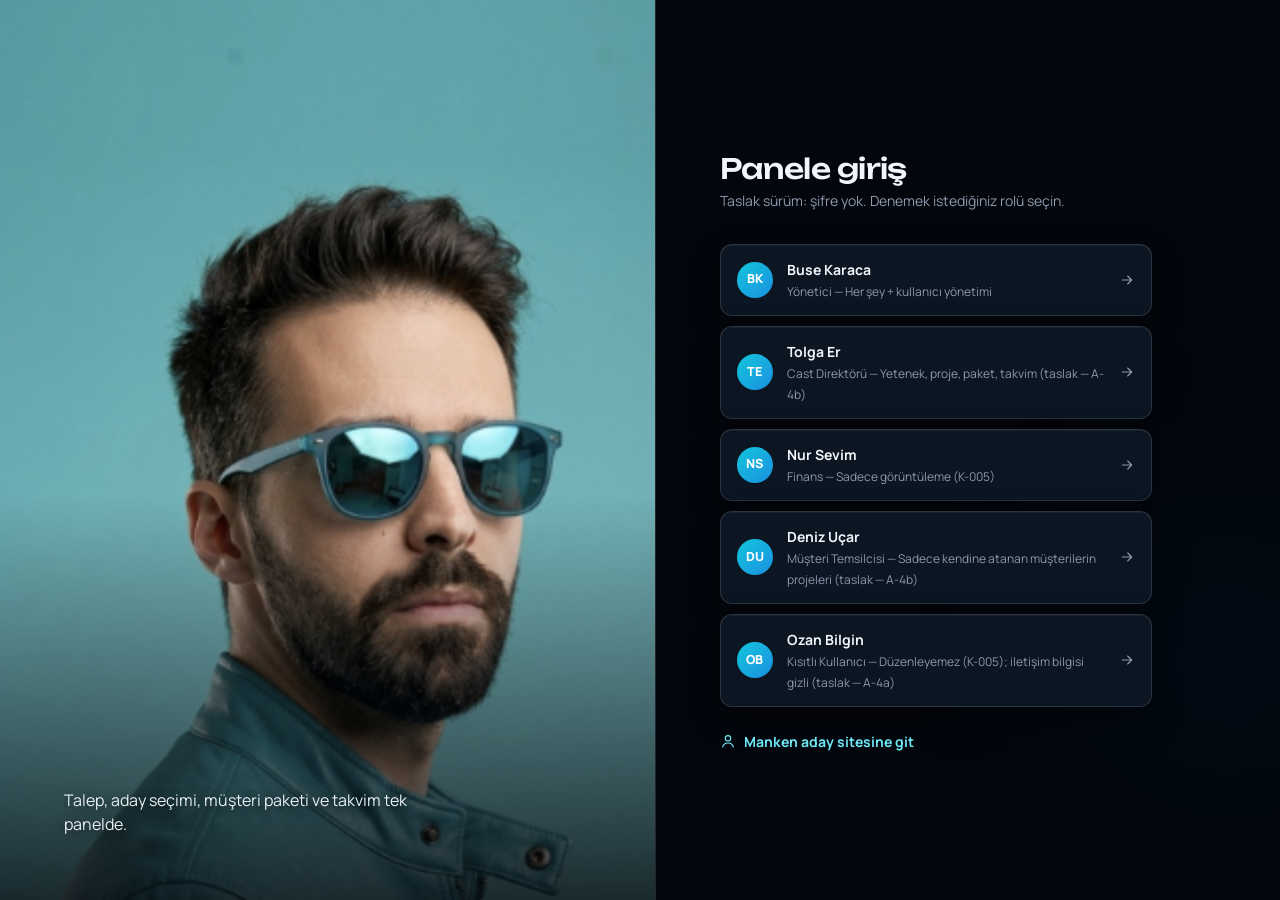
<file: index.html>
<!doctype html>
<html lang="tr">
<head>
  <meta charset="utf-8">
  <meta name="viewport" content="width=device-width, initial-scale=1">
  <title>Hüsrev Cast Ajans — Panel</title>
  <script>
    // tema: varsayılan koyu (K-013); kullanıcının seçimi tarayıcıda saklanır
    try { document.documentElement.setAttribute('data-tema', localStorage.getItem('husrev.tema') || 'koyu'); } catch (e) { document.documentElement.setAttribute('data-tema', 'koyu'); }
  </script>
  <link rel="icon" href="img/ajans-yuz.jpg">
  <link rel="preconnect" href="https://fonts.googleapis.com">
  <link rel="preconnect" href="https://fonts.gstatic.com" crossorigin>
  <link href="https://fonts.googleapis.com/css2?family=Manrope:wght@400;500;600;700;800&family=Unbounded:wght@400;500;600&display=swap" rel="stylesheet">
  <link rel="stylesheet" href="css/app.css?v=20260926c">
  <link rel="stylesheet" href="css/koyu.css?v=20260926c">
</head>
<body>
  <div class="bg-fx" aria-hidden="true"><i class="blob b1"></i><i class="blob b2"></i><i class="grid"></i></div>
  <div id="app"></div>
  <div id="toasts" aria-live="polite"></div>

  <script src="js/core.js?v=20260926c"></script>
  <script src="js/store.js?v=20260926c"></script>
  <script src="js/ui.js?v=20260926c"></script>
  <script src="js/form.js?v=20260926c"></script>
  <script src="js/views-yetenek.js?v=20260926c"></script>
  <script src="js/views-proje.js?v=20260926c"></script>
  <script src="js/views-diger.js?v=20260926c"></script>
  <script src="js/dalga.js?v=20260926c"></script>
  <script>
    C.load();
    // Deneme kolaylığı: ?giris=u1 ile doğrudan o kullanıcıyla açılır
    var demo = location.search.match(/[?&]giris=(\w+)/);
    if (demo && C.get('users', demo[1])) C.login(demo[1]);
    // Sol menüdeki ajans görseline su dalgası: menü her yeniden çizildiğinde yeni tuvali başlat
    new MutationObserver(function () {
      var cv = document.getElementById('brandCanvas');
      if (cv && !cv.dataset.basladi) { cv.dataset.basladi = '1'; C.dalga(cv, { gorsel: 'img/ajans.jpg', odakY: 0.3, damlaAralik: 1400, damlaGuc: 0.6 }); }
    }).observe(document.getElementById('app'), { childList: true, subtree: true });
    window.addEventListener('hashchange', C.render);
    C.render();
  </script>
</body>
</html>
</file>
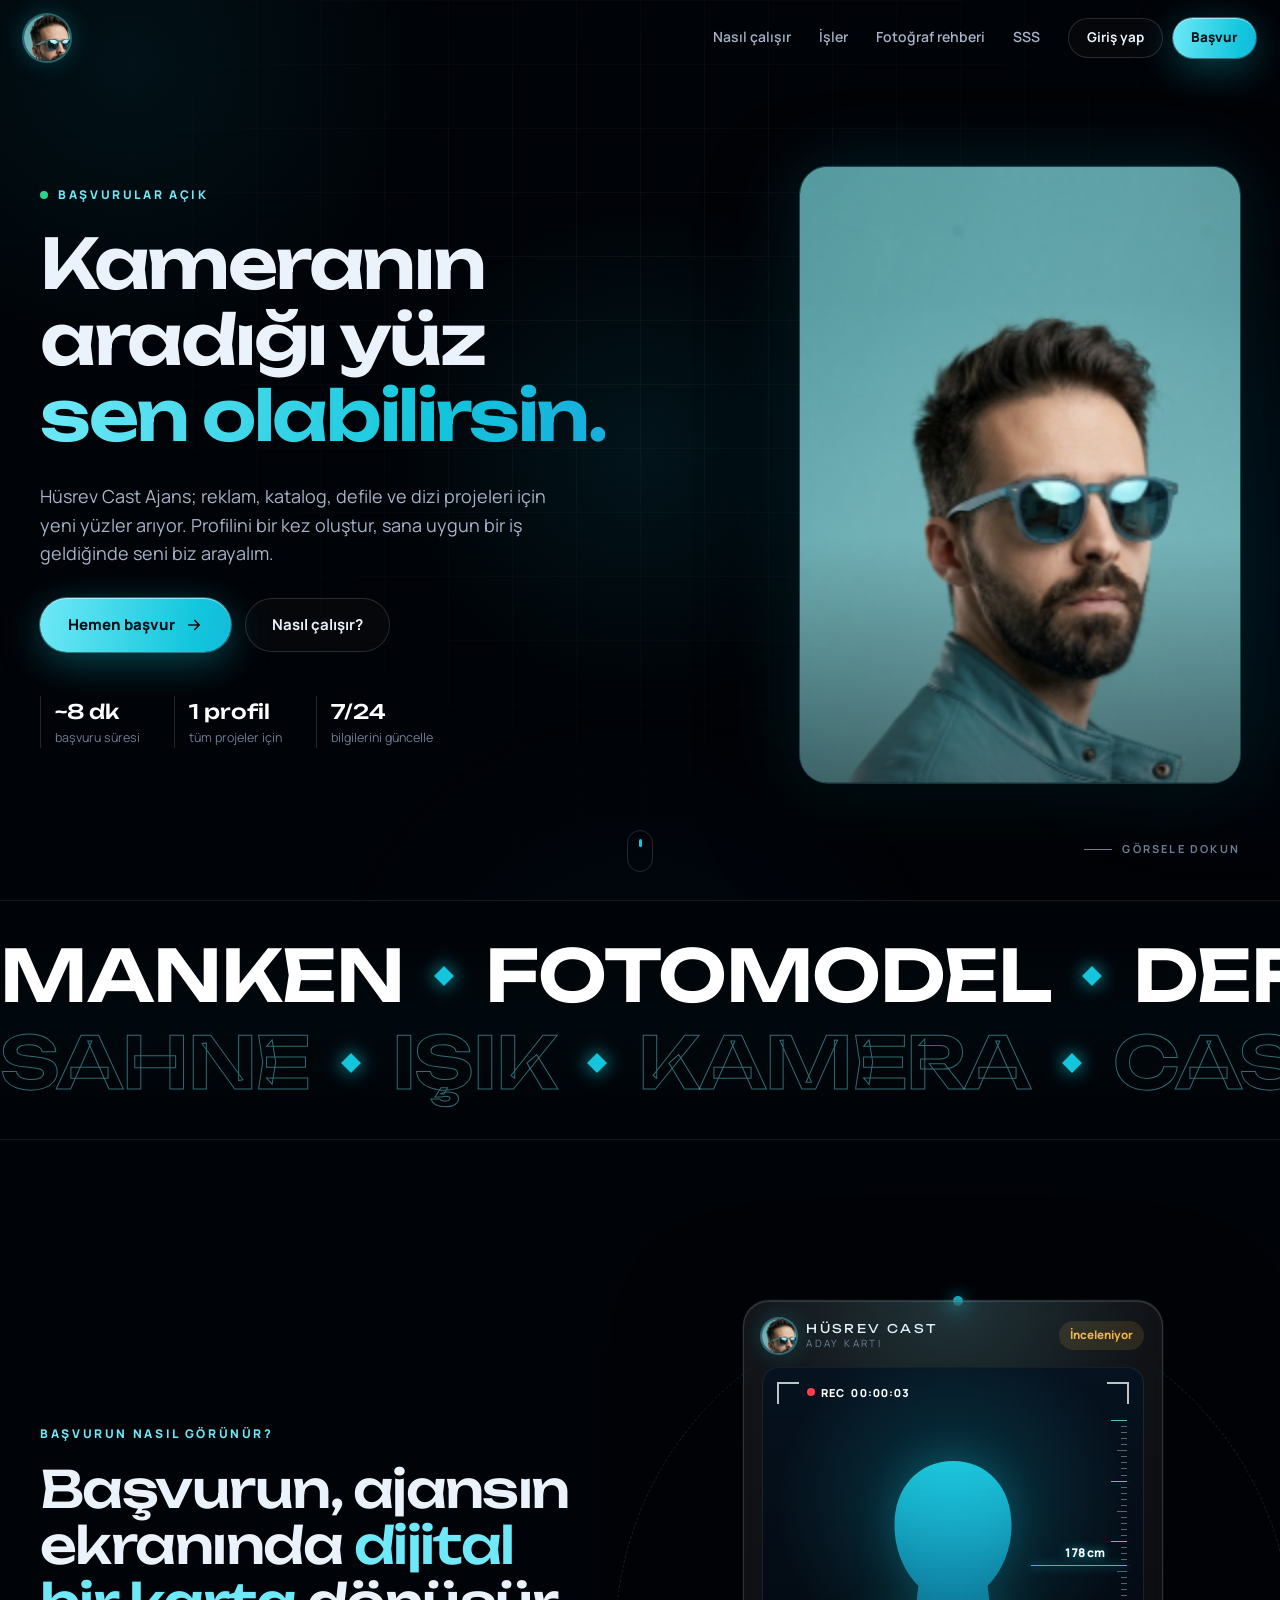
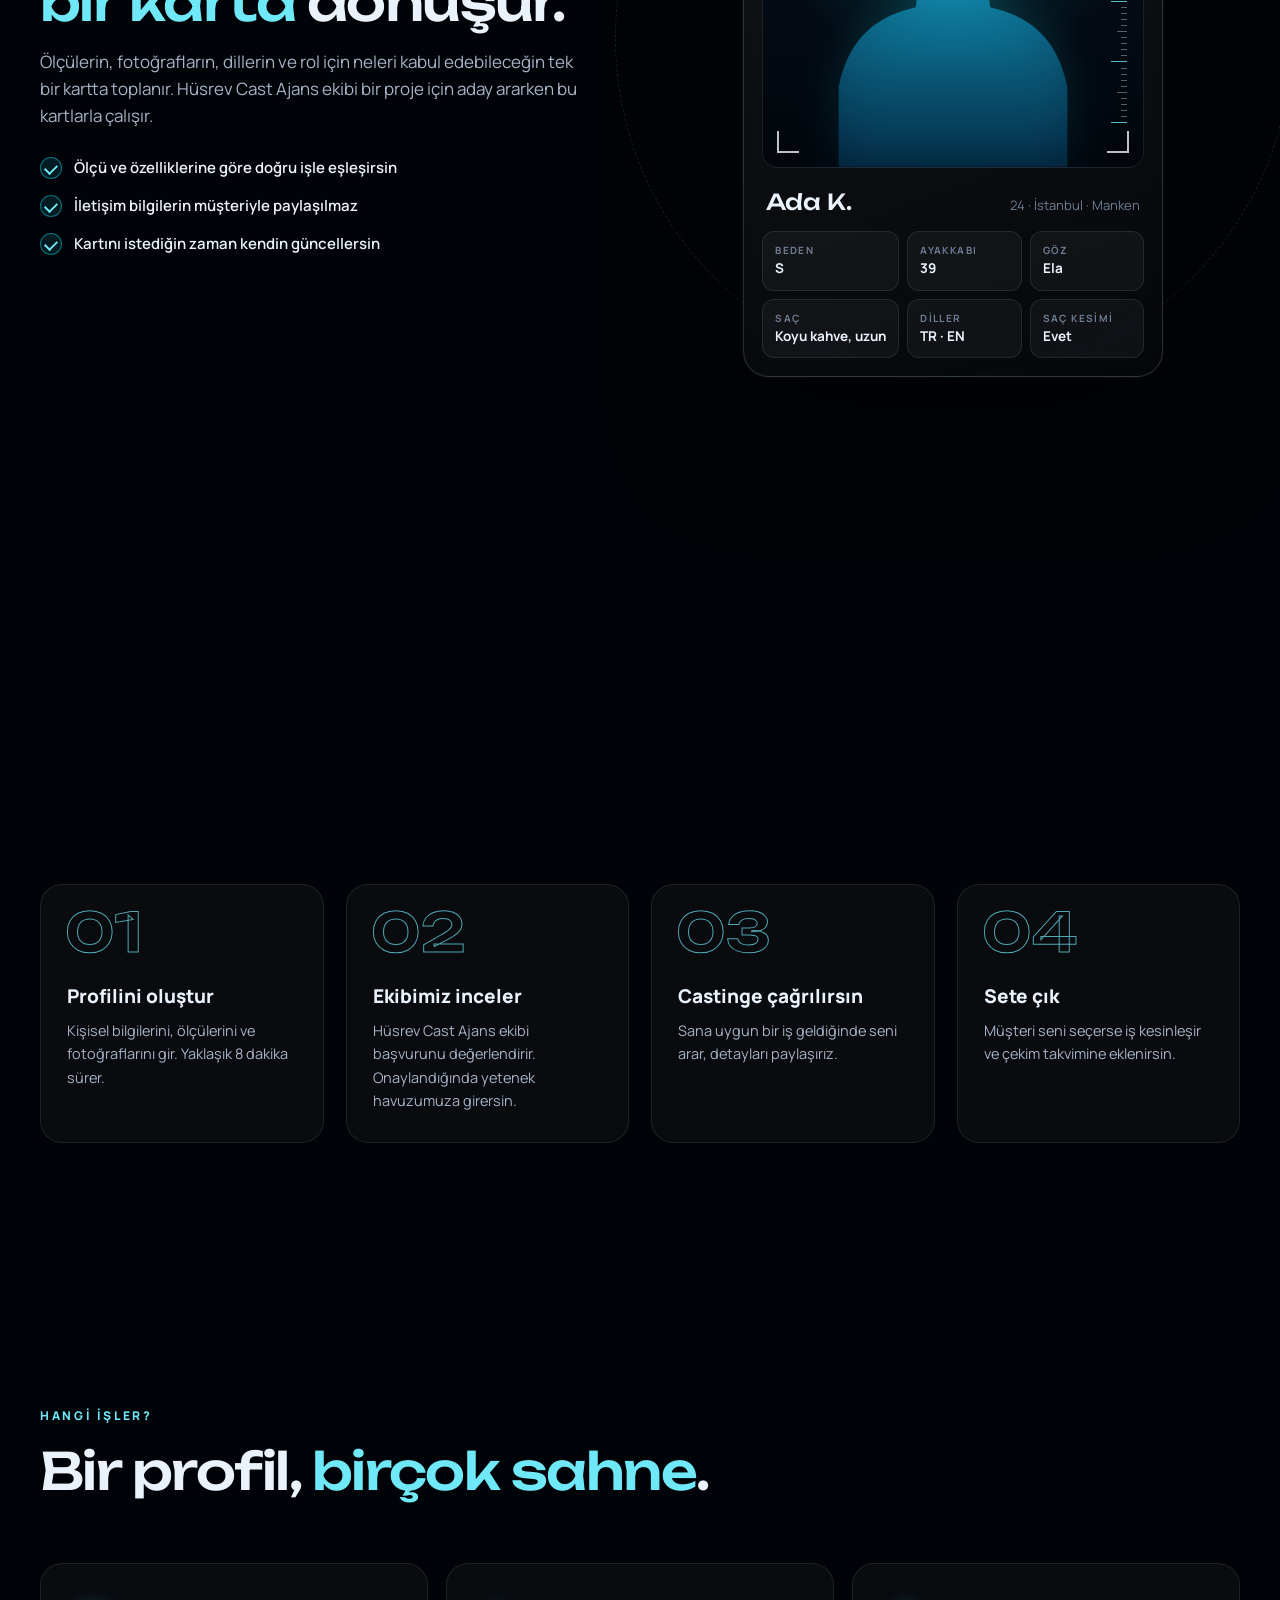
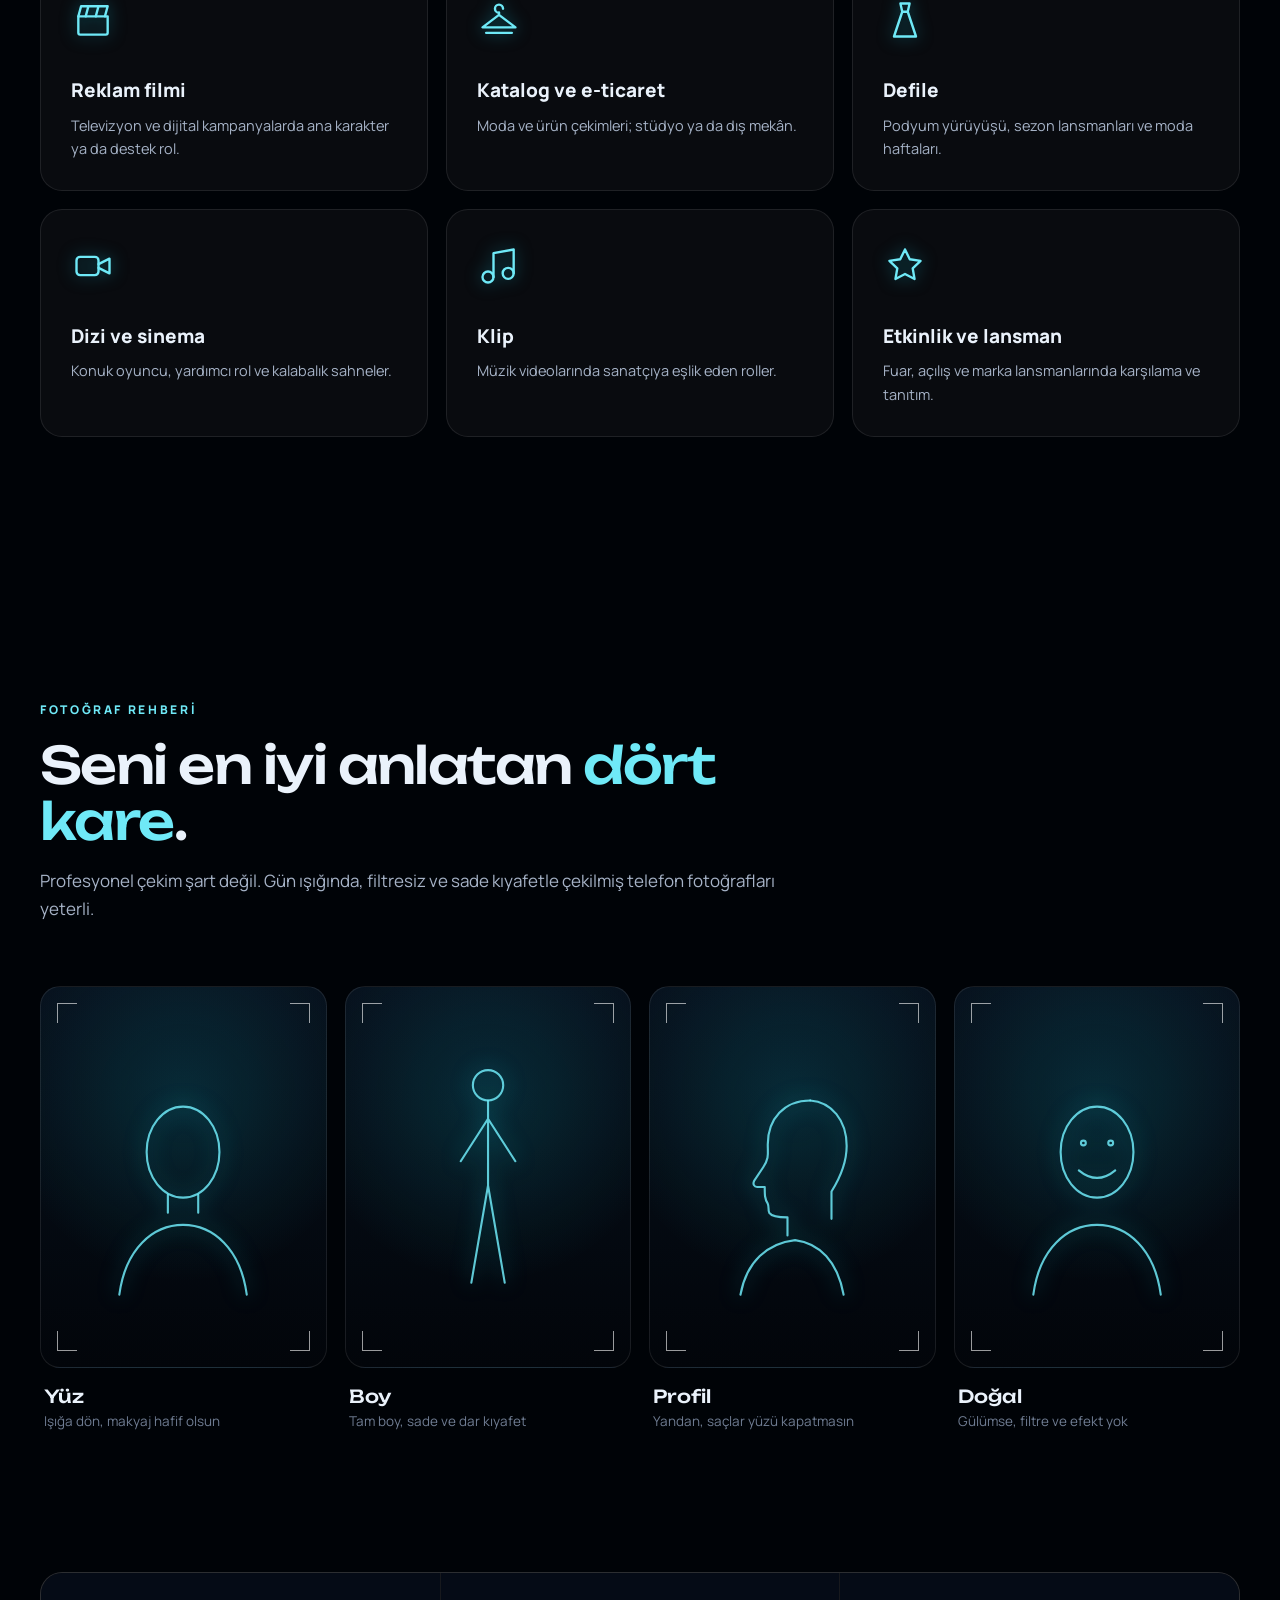
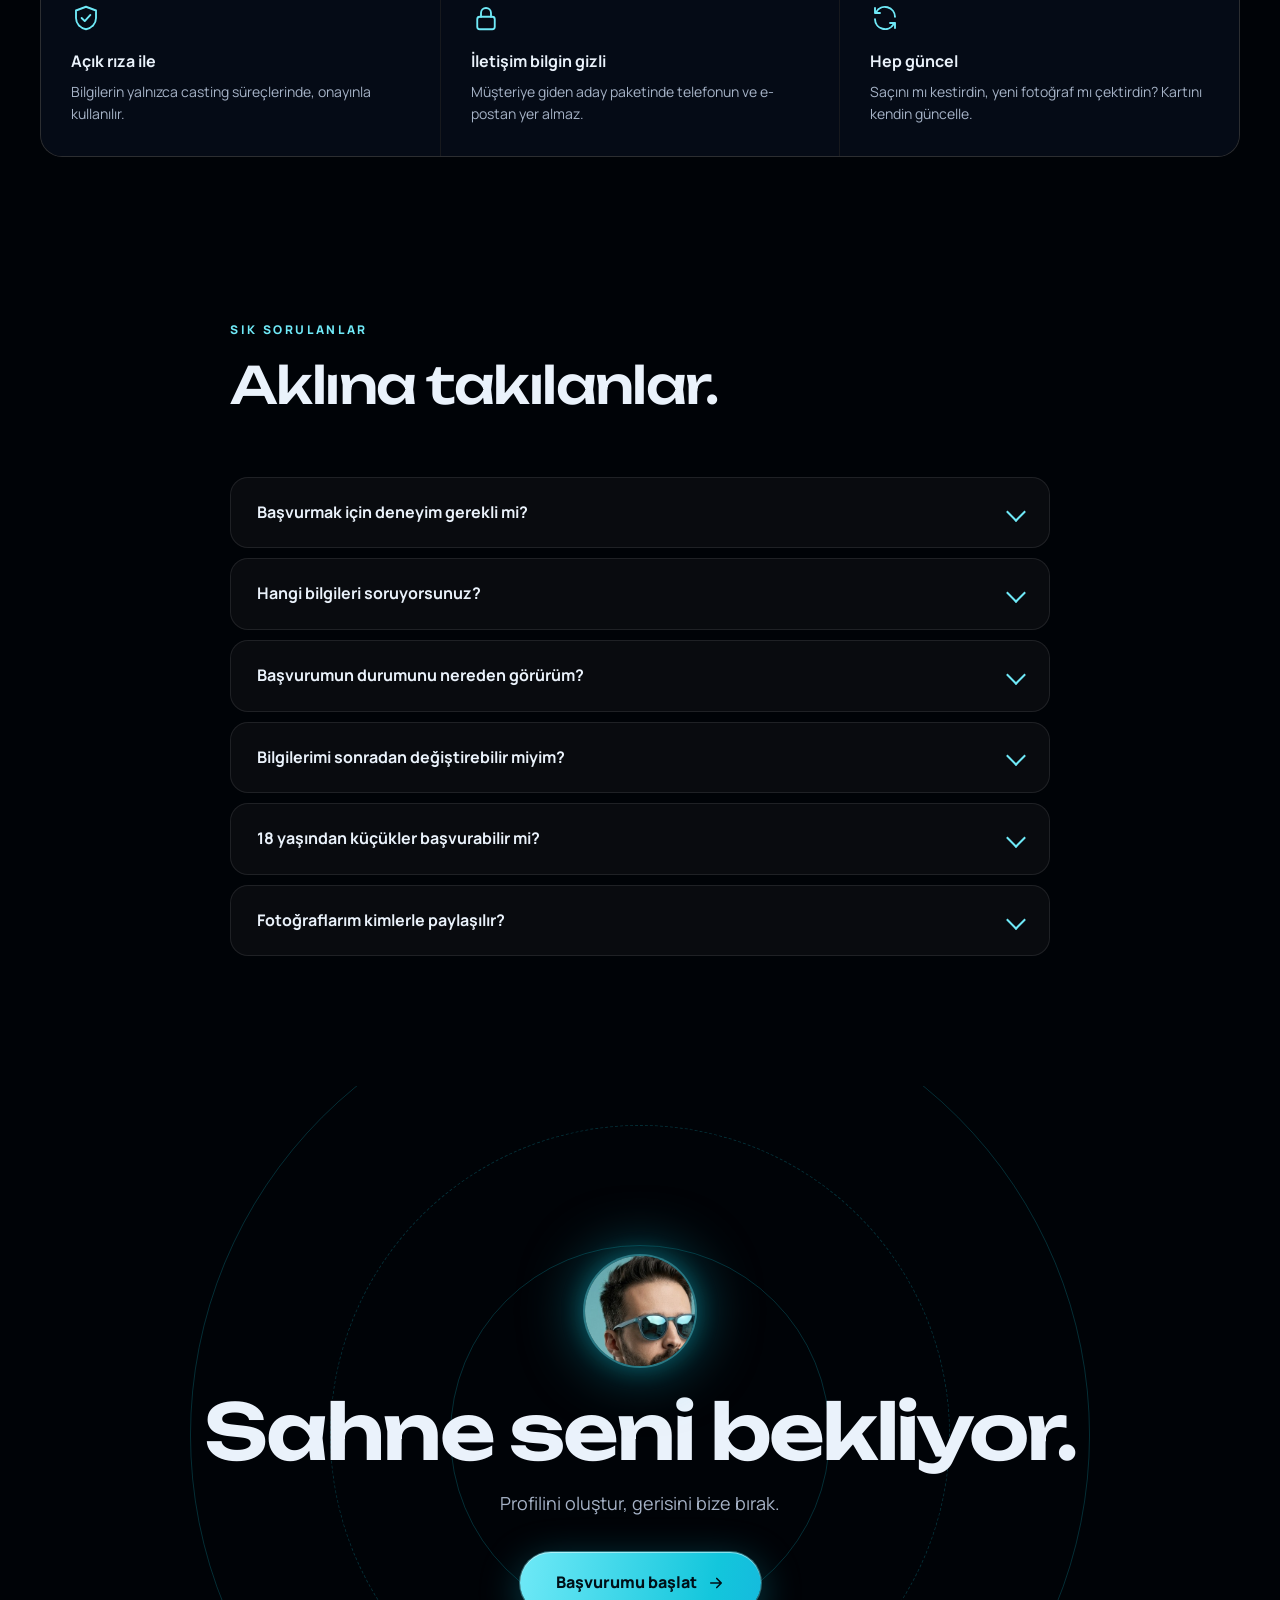
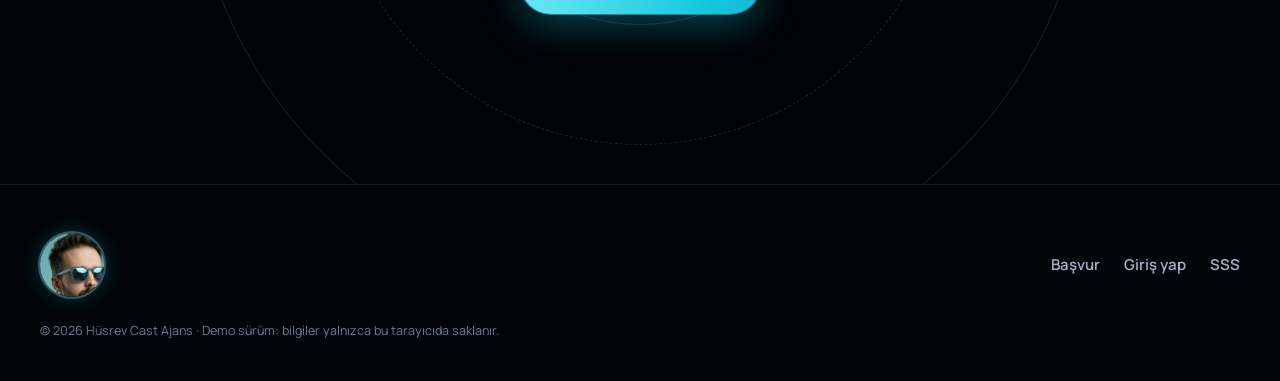
<file: aday/index.html>
<!doctype html>
<html lang="tr">
<head>
  <meta charset="utf-8">
  <meta name="viewport" content="width=device-width, initial-scale=1">
  <title>Hüsrev Cast Ajans — Manken Başvurusu</title>
  <meta name="description" content="Hüsrev Cast Ajans manken ve yeni yüz başvurusu. Profilini oluştur, uygun iş geldiğinde seni arayalım.">
  <meta name="theme-color" content="#000307">
  <link rel="icon" href="img/ajans-yuz.jpg">
  <link rel="preconnect" href="https://fonts.googleapis.com">
  <link rel="preconnect" href="https://fonts.gstatic.com" crossorigin>
  <link href="https://fonts.googleapis.com/css2?family=Manrope:wght@400;500;600;700;800&family=Unbounded:wght@400;500;600;700&display=swap" rel="stylesheet">
  <link rel="stylesheet" href="aday.css?v=20260926c">
</head>
<body>
  <!-- açılış -->
  <div class="loader" id="loader" aria-hidden="true">
    <div class="loader-mark"><img class="yuz" src="img/ajans-yuz.jpg" alt=""><svg viewBox="0 0 120 120"><circle cx="60" cy="60" r="56"/></svg></div>
    <div class="loader-bar"><i></i></div>
  </div>

  <div class="bg-fx" aria-hidden="true"><i class="blob b1"></i><i class="blob b2"></i><i class="blob b3"></i><i class="grid"></i></div>
  <div class="cursor-glow" id="glow" aria-hidden="true"></div>
  <div class="progress" id="progress" aria-hidden="true"></div>

  <header class="nav" id="nav">
    <a class="nav-logo" href="#/" aria-label="Ana sayfa"><img class="yuz" src="img/ajans-yuz.jpg" alt=""></a>
    <nav class="nav-links" id="navLinks">
      <a href="#/" data-to="nasil">Nasıl çalışır</a>
      <a href="#/" data-to="isler">İşler</a>
      <a href="#/" data-to="rehber">Fotoğraf rehberi</a>
      <a href="#/" data-to="sss">SSS</a>
    </nav>
    <div class="nav-cta">
      <a class="btn-line sm" href="#/giris" id="navGiris">Giriş yap</a>
      <a class="btn-glow sm" href="#/basvur"><span>Başvur</span></a>
      <button class="burger" id="burger" aria-label="Menü"><i></i><i></i></button>
    </div>
  </header>

  <!-- ================= ANA SAYFA ================= -->
  <main id="home">
    <section class="hero" id="top">
      <div class="hero-foto" aria-hidden="true"><canvas id="heroFoto"></canvas></div>
      <div class="hero-inner">
        <div class="hero-text">
          <span class="eyebrow reveal-load" style="--d:.1s"><i class="live"></i> Başvurular açık</span>
          <h1 class="hero-title">
            <span class="ln"><span style="--d:.2s">Kameranın</span></span>
            <span class="ln"><span style="--d:.32s">aradığı yüz</span></span>
            <span class="ln"><span class="grad" style="--d:.44s">sen olabilirsin.</span></span>
          </h1>
          <p class="hero-sub reveal-load" style="--d:.6s">Hüsrev Cast Ajans; reklam, katalog, defile ve dizi projeleri için yeni yüzler arıyor. Profilini bir kez oluştur, sana uygun bir iş geldiğinde seni biz arayalım.</p>
          <div class="hero-cta reveal-load" style="--d:.72s">
            <a class="btn-glow" href="#/basvur"><span>Hemen başvur</span><svg viewBox="0 0 24 24"><path d="M5 12h14M13 6l6 6-6 6"/></svg></a>
            <a class="btn-line" href="#/" data-to="nasil">Nasıl çalışır?</a>
          </div>
          <ul class="hero-meta reveal-load" style="--d:.86s">
            <li><b>~8 dk</b><span>başvuru süresi</span></li>
            <li><b>1 profil</b><span>tüm projeler için</span></li>
            <li><b>7/24</b><span>bilgilerini güncelle</span></li>
          </ul>
        </div>
      </div>
      <div class="hero-hint reveal-load" style="--d:1.2s">Görsele dokun</div>
      <a class="scroll-cue" href="#/" data-to="marq" aria-label="Aşağı kaydır"><span></span></a>
    </section>

    <section class="marq" id="marq" aria-hidden="true">
      <div class="marq-track"><div class="marq-row">MANKEN <i></i> FOTOMODEL <i></i> DEFİLE <i></i> REKLAM <i></i> KATALOG <i></i> KLİP <i></i> YENİ YÜZ <i></i>&nbsp;</div><div class="marq-row">MANKEN <i></i> FOTOMODEL <i></i> DEFİLE <i></i> REKLAM <i></i> KATALOG <i></i> KLİP <i></i> YENİ YÜZ <i></i>&nbsp;</div></div>
      <div class="marq-track rev outline"><div class="marq-row">SAHNE <i></i> IŞIK <i></i> KAMERA <i></i> CASTING <i></i> SET <i></i> KAMPANYA <i></i> PODYUM <i></i>&nbsp;</div><div class="marq-row">SAHNE <i></i> IŞIK <i></i> KAMERA <i></i> CASTING <i></i> SET <i></i> KAMPANYA <i></i> PODYUM <i></i>&nbsp;</div></div>
    </section>

    <!-- Dijital kart gösterisi -->
    <section class="sec card-sec" id="kart">
      <div class="wrap two">
        <div class="sec-text" data-reveal>
          <span class="eyebrow">Başvurun nasıl görünür?</span>
          <h2>Başvurun, ajansın ekranında <em>dijital bir karta</em> dönüşür.</h2>
          <p>Ölçülerin, fotoğrafların, dillerin ve rol için neleri kabul edebileceğin tek bir kartta toplanır. Hüsrev Cast Ajans ekibi bir proje için aday ararken bu kartlarla çalışır.</p>
          <ul class="checks">
            <li><i></i>Ölçü ve özelliklerine göre doğru işle eşleşirsin</li>
            <li><i></i>İletişim bilgilerin müşteriyle paylaşılmaz</li>
            <li><i></i>Kartını istediğin zaman kendin güncellersin</li>
          </ul>
        </div>
        <div class="comp-stage" data-reveal>
          <div class="comp" id="comp" data-tilt>
            <div class="comp-head"><img class="yuz" src="img/ajans-yuz.jpg" alt=""><span>HÜSREV CAST<small>ADAY KARTI</small></span><em class="comp-state" id="compState">İnceleniyor</em></div>
            <div class="comp-view">
              <div class="vf"><i class="c1"></i><i class="c2"></i><i class="c3"></i><i class="c4"></i></div>
              <div class="rec"><i></i>REC <span id="tc">00:00:00</span></div>
              <svg class="comp-sil" viewBox="0 0 200 260" aria-hidden="true">
                <defs><linearGradient id="silg" x1="0" y1="0" x2="0" y2="1"><stop offset="0" stop-color="#1fd6ec" stop-opacity=".9"/><stop offset="1" stop-color="#0a78c2" stop-opacity=".25"/></linearGradient></defs>
                <path id="silPath" d="M100 30c-26 0-44 20-44 48 0 20 8 36 18 46l-2 16c-26 6-50 20-58 60v60h172v-60c-8-40-32-54-58-60l-2-16c10-10 18-26 18-46 0-28-18-48-44-48z" fill="url(#silg)"/>
              </svg>
              <div class="scan"></div>
              <div class="ruler"><div class="ticks"></div><div class="mark" id="rulerMark"><span id="boyTxt">178 cm</span></div></div>
            </div>
            <div class="comp-name"><b id="compName">Ada K.</b><span id="compMeta">24 · İstanbul · Manken</span></div>
            <dl class="comp-attrs" id="compAttrs"></dl>
          </div>
          <div class="comp-orbit" aria-hidden="true"></div>
        </div>
      </div>
    </section>

    <!-- Nasıl çalışır -->
    <section class="sec" id="nasil">
      <div class="wrap">
        <div class="sec-head" data-reveal>
          <span class="eyebrow">Nasıl çalışır?</span>
          <h2>Başvurudan sete <em>dört adım</em>.</h2>
        </div>
        <div class="steps" id="steps">
          <svg class="steps-line" viewBox="0 0 1000 40" preserveAspectRatio="none" aria-hidden="true"><path id="stepsPath" d="M0 20 C 120 0, 200 40, 333 20 S 540 0, 666 20 S 880 40, 1000 20"/></svg>
          <article class="step" data-reveal style="--d:0s"><span class="num">01</span><h3>Profilini oluştur</h3><p>Kişisel bilgilerini, ölçülerini ve fotoğraflarını gir. Yaklaşık 8 dakika sürer.</p></article>
          <article class="step" data-reveal style="--d:.12s"><span class="num">02</span><h3>Ekibimiz inceler</h3><p>Hüsrev Cast Ajans ekibi başvurunu değerlendirir. Onaylandığında yetenek havuzumuza girersin.</p></article>
          <article class="step" data-reveal style="--d:.24s"><span class="num">03</span><h3>Castinge çağrılırsın</h3><p>Sana uygun bir iş geldiğinde seni arar, detayları paylaşırız.</p></article>
          <article class="step" data-reveal style="--d:.36s"><span class="num">04</span><h3>Sete çık</h3><p>Müşteri seni seçerse iş kesinleşir ve çekim takvimine eklenirsin.</p></article>
        </div>
      </div>
    </section>

    <!-- İşler -->
    <section class="sec" id="isler">
      <div class="wrap">
        <div class="sec-head" data-reveal>
          <span class="eyebrow">Hangi işler?</span>
          <h2>Bir profil, <em>birçok sahne</em>.</h2>
        </div>
        <div class="tiles">
          <article class="tile" data-reveal data-spot style="--d:0s"><svg viewBox="0 0 24 24"><path d="M4 10h16v9a1 1 0 0 1-1 1H5a1 1 0 0 1-1-1z"/><path d="M4 10l1.5-5.5 14.5 0L18.5 10M9.5 4.5 8 10M15 4.5 13.5 10"/></svg><h3>Reklam filmi</h3><p>Televizyon ve dijital kampanyalarda ana karakter ya da destek rol.</p></article>
          <article class="tile" data-reveal data-spot style="--d:.08s"><svg viewBox="0 0 24 24"><path d="M12 8a2.2 2.2 0 1 1 2.2-2.2"/><path d="M12 8v1.2L3 16h18l-9-6.8"/><path d="M5 19h14"/></svg><h3>Katalog ve e-ticaret</h3><p>Moda ve ürün çekimleri; stüdyo ya da dış mekân.</p></article>
          <article class="tile" data-reveal data-spot style="--d:.16s"><svg viewBox="0 0 24 24"><path d="M9.5 3h5l-1 4.5 4.5 13.5H6L10.5 7.5z"/><path d="M10.5 7.5h3"/></svg><h3>Defile</h3><p>Podyum yürüyüşü, sezon lansmanları ve moda haftaları.</p></article>
          <article class="tile" data-reveal data-spot style="--d:.24s"><svg viewBox="0 0 24 24"><rect x="3" y="7" width="12" height="10" rx="2"/><path d="M15 11l6-3v8l-6-3"/></svg><h3>Dizi ve sinema</h3><p>Konuk oyuncu, yardımcı rol ve kalabalık sahneler.</p></article>
          <article class="tile" data-reveal data-spot style="--d:.32s"><svg viewBox="0 0 24 24"><path d="M9 18V5l11-2v13"/><circle cx="6" cy="18" r="3"/><circle cx="17" cy="16" r="3"/></svg><h3>Klip</h3><p>Müzik videolarında sanatçıya eşlik eden roller.</p></article>
          <article class="tile" data-reveal data-spot style="--d:.40s"><svg viewBox="0 0 24 24"><path d="M12 3l2.6 5.3 5.9.9-4.3 4.1 1 5.8L12 16.4 6.8 19.1l1-5.8L3.5 9.2l5.9-.9z"/></svg><h3>Etkinlik ve lansman</h3><p>Fuar, açılış ve marka lansmanlarında karşılama ve tanıtım.</p></article>
        </div>
      </div>
    </section>

    <!-- Fotoğraf rehberi -->
    <section class="sec" id="rehber">
      <div class="wrap">
        <div class="sec-head" data-reveal>
          <span class="eyebrow">Fotoğraf rehberi</span>
          <h2>Seni en iyi anlatan <em>dört kare</em>.</h2>
          <p class="lead">Profesyonel çekim şart değil. Gün ışığında, filtresiz ve sade kıyafetle çekilmiş telefon fotoğrafları yeterli.</p>
        </div>
        <div class="frames">
          <figure class="frame" data-reveal style="--d:0s"><div class="shot"><i class="c1"></i><i class="c2"></i><i class="c3"></i><i class="c4"></i>
            <svg viewBox="0 0 120 160"><ellipse cx="60" cy="64" rx="24" ry="30"/><path d="M50 92v12M70 92v12M18 158c4-30 22-46 42-46s38 16 42 46"/></svg></div>
            <figcaption><b>Yüz</b><span>Işığa dön, makyaj hafif olsun</span></figcaption></figure>
          <figure class="frame" data-reveal style="--d:.1s"><div class="shot"><i class="c1"></i><i class="c2"></i><i class="c3"></i><i class="c4"></i>
            <svg viewBox="0 0 120 160"><circle cx="60" cy="20" r="10"/><path d="M60 30v56M60 42 42 70M60 42l18 28M60 86l-11 64M60 86l11 64"/></svg></div>
            <figcaption><b>Boy</b><span>Tam boy, sade ve dar kıyafet</span></figcaption></figure>
          <figure class="frame" data-reveal style="--d:.2s"><div class="shot"><i class="c1"></i><i class="c2"></i><i class="c3"></i><i class="c4"></i>
            <svg viewBox="0 0 120 160"><path d="M72 30c-17 0-28 12-28 29 0 6 1 9-3 15l-6 9c-1 2 0 4 2 4h5c0 5 0 8 2 11 1 2 0 4 1 6 2 3 8 3 12 3v12"/><path d="M72 30c14 1 24 13 24 30 0 12-5 22-10 30v18"/><path d="M26 158c4-22 18-34 36-36 16 2 28 14 32 36"/></svg></div>
            <figcaption><b>Profil</b><span>Yandan, saçlar yüzü kapatmasın</span></figcaption></figure>
          <figure class="frame" data-reveal style="--d:.3s"><div class="shot"><i class="c1"></i><i class="c2"></i><i class="c3"></i><i class="c4"></i>
            <svg viewBox="0 0 120 160"><ellipse cx="60" cy="64" rx="24" ry="30"/><path d="M48 76q12 10 24 0"/><circle cx="51" cy="58" r="1.6"/><circle cx="69" cy="58" r="1.6"/><path d="M18 158c4-30 22-46 42-46s38 16 42 46"/></svg></div>
            <figcaption><b>Doğal</b><span>Gülümse, filtre ve efekt yok</span></figcaption></figure>
        </div>
      </div>
    </section>

    <!-- Güven bandı -->
    <section class="trust" data-reveal>
      <div class="wrap trust-in">
        <div><svg viewBox="0 0 24 24"><path d="M12 3l8 3v6c0 4.5-3.4 8-8 9-4.6-1-8-4.5-8-9V6z"/><path d="M8.5 12l2.5 2.5 4.5-5"/></svg><b>Açık rıza ile</b><span>Bilgilerin yalnızca casting süreçlerinde, onayınla kullanılır.</span></div>
        <div><svg viewBox="0 0 24 24"><rect x="5" y="11" width="14" height="10" rx="2"/><path d="M8 11V8a4 4 0 0 1 8 0v3"/></svg><b>İletişim bilgin gizli</b><span>Müşteriye giden aday paketinde telefonun ve e-postan yer almaz.</span></div>
        <div><svg viewBox="0 0 24 24"><path d="M20 11a8 8 0 0 0-14.9-3.9L4 8M4 4v4h4M4 13a8 8 0 0 0 14.9 3.9L20 16M20 20v-4h-4"/></svg><b>Hep güncel</b><span>Saçını mı kestirdin, yeni fotoğraf mı çektirdin? Kartını kendin güncelle.</span></div>
      </div>
    </section>

    <!-- SSS -->
    <section class="sec" id="sss">
      <div class="wrap narrow">
        <div class="sec-head" data-reveal>
          <span class="eyebrow">Sık sorulanlar</span>
          <h2>Aklına takılanlar.</h2>
        </div>
        <div class="faq" data-reveal>
          <details><summary>Başvurmak için deneyim gerekli mi?</summary><p>Hayır. Formda daha önce rol aldığın yapımları soruyoruz ama boş bırakabilirsin. Yeni yüzler de başvurabilir.</p></details>
          <details><summary>Hangi bilgileri soruyorsunuz?</summary><p>Kişisel bilgilerin, boy, kilo, beden gibi ölçülerin, eğitimin, oyunculuk geçmişin ve bir rol için neleri kabul edebileceğin (saç kesimi, boya, gece çekimi gibi). Son olarak fotoğraflarını yüklersin.</p></details>
          <details><summary>Başvurumun durumunu nereden görürüm?</summary><p>Başvuru sırasında bir şifre belirlersin. E-posta adresin ve şifrenle giriş yaparak başvurunun durumunu görebilirsin.</p></details>
          <details><summary>Bilgilerimi sonradan değiştirebilir miyim?</summary><p>Evet. Giriş yaptıktan sonra “Bilgilerimi güncelle” ile ölçülerini, fotoğraflarını ve diğer cevaplarını istediğin zaman değiştirebilirsin.</p></details>
          <details><summary>18 yaşından küçükler başvurabilir mi?</summary><p>18 yaşından küçük adaylar için veli ya da vasi onayı gerekir. Bu adım yakında forma eklenecek.</p></details>
          <details><summary>Fotoğraflarım kimlerle paylaşılır?</summary><p>Fotoğrafların Hüsrev Cast Ajans ekibi tarafından görülür. Seni bir proje için önerdiğimizde, ilgili yapım şirketine giden aday paketinde yer alır.</p></details>
        </div>
      </div>
    </section>

    <!-- Kapanış -->
    <section class="final" id="final">
      <div class="final-rings" aria-hidden="true"><i></i><i></i><i></i></div>
      <div class="final-in" data-reveal>
        <img class="final-mark yuz" src="img/ajans-yuz.jpg" alt="">
        <h2>Sahne seni bekliyor.</h2>
        <p>Profilini oluştur, gerisini bize bırak.</p>
        <a class="btn-glow big" href="#/basvur"><span>Başvurumu başlat</span><svg viewBox="0 0 24 24"><path d="M5 12h14M13 6l6 6-6 6"/></svg></a>
      </div>
    </section>

    <footer class="foot">
      <div class="wrap foot-in">
        <img src="img/ajans-yuz.jpg" alt="" class="foot-logo yuz">
        <nav><a href="#/basvur">Başvur</a><a href="#/giris">Giriş yap</a><a href="#/" data-to="sss">SSS</a></nav>
        <small>© 2026 Hüsrev Cast Ajans · Demo sürüm: bilgiler yalnızca bu tarayıcıda saklanır.</small>
      </div>
    </footer>
  </main>

  <!-- ================= ALT SAYFALAR (başvuru, giriş, başvurum) ================= -->
  <main id="page" hidden></main>

  <div id="toasts" aria-live="polite"></div>

  <script src="../js/core.js?v=20260926c"></script>
  <script src="../js/store.js?v=20260926c"></script>
  <script src="../js/ui.js?v=20260926c"></script>
  <script src="../js/form.js?v=20260926c"></script>
  <script src="../js/dalga.js?v=20260926c"></script>
  <script src="aday.js?v=20260926c"></script>
</body>
</html>
</file>
<file: css/app.css>
/* Hüsrev Cast Ajans taslak — renkler logodan: gece siyahı + logo mavisi + camgöbeği */
:root {
  --side: #070b16;
  --side-2: #0e1526;
  --side-line: rgba(255, 255, 255, .07);
  --side-text: #a9b4c9;

  --bg: #f4f7fb;
  --surface: #ffffff;
  --surface-2: #f8fafd;
  --ink: #0e1830;
  --ink-2: #44506a;
  --muted: #7d889e;
  --line: #e3e9f1;
  --line-2: #eef2f7;

  --blue: #0a78c2;
  --blue-2: #08639f;
  --blue-soft: #e6f2fb;
  --cyan: #13c6dc;
  --cyan-soft: #e3f8fb;
  --green: #12a26b;
  --green-soft: #e3f5ed;
  --amber: #c07a0a;
  --amber-soft: #fdf3e1;
  --red: #d2434f;
  --red-soft: #fcebed;
  --indigo: #4f5bd5;
  --indigo-soft: #eceefc;
  --purple: #7b5cf0; /* yalnızca yapay zekâ öğeleri */

  --r: 14px;
  --r-s: 10px;
  --sh: 0 1px 2px rgba(14, 24, 48, .04), 0 6px 20px rgba(14, 24, 48, .05);
  --sh-2: 0 2px 6px rgba(14, 24, 48, .06), 0 18px 40px rgba(14, 24, 48, .10);
  --font: 'Manrope', system-ui, -apple-system, 'Segoe UI', Roboto, sans-serif;
}

* { box-sizing: border-box; }
[hidden] { display: none !important; }
html, body { margin: 0; }
/* Telefonda arka plan ışık lekeleri sayfayı yana genişletmesin */
html, body { overflow-x: hidden; }
@supports (overflow: clip) { html, body { overflow-x: clip; } }
body { font-family: var(--font); font-size: 14px; line-height: 1.5; color: var(--ink); background: var(--bg); -webkit-font-smoothing: antialiased; }
a { color: var(--blue); text-decoration: none; }
a:hover { color: var(--blue-2); }
img { display: block; max-width: 100%; }
button, input, select, textarea { font: inherit; color: inherit; }
h1, h2, h3 { margin: 0; letter-spacing: -.01em; }
p { margin: 0 0 .6em; }
code { background: var(--line-2); padding: 1px 6px; border-radius: 6px; font-size: 12px; }
.ic { flex: none; }
.muted { color: var(--muted); }
.small { font-size: 12.5px; }
.right { display: flex; justify-content: flex-end; margin-top: 12px; }
.gap { gap: 8px; }
.kicker { font-size: 11px; font-weight: 700; letter-spacing: .14em; text-transform: uppercase; color: var(--muted); }

/* ---------- butonlar ---------- */
.btn { display: inline-flex; align-items: center; justify-content: center; gap: 7px; height: 40px; padding: 0 16px; border-radius: 10px; border: 1px solid transparent; font-weight: 700; font-size: 13.5px; cursor: pointer; transition: background .15s, border-color .15s, box-shadow .15s, color .15s; white-space: nowrap; }
.btn-s { height: 34px; padding: 0 12px; font-size: 12.5px; border-radius: 9px; }
.btn-block { width: 100%; }
.btn-primary { background: var(--blue); color: #fff; box-shadow: 0 1px 0 rgba(255,255,255,.15) inset, 0 4px 14px rgba(10, 120, 194, .25); }
.btn-primary:hover { background: var(--blue-2); color: #fff; }
.btn-ghost { background: var(--surface); border-color: var(--line); color: var(--ink); }
.btn-ghost:hover { border-color: #c9d3e1; background: var(--surface-2); color: var(--ink); }
.btn-light { background: var(--blue-soft); color: var(--blue-2); }
.btn-light:hover { background: #d6e9f8; color: var(--blue-2); }
.btn-green { background: var(--green); color: #fff; }
.btn-green:hover { background: #0e8a5b; color: #fff; }
.btn-red { background: var(--red); color: #fff; border-color: var(--red); }
.btn-red:hover { background: #b93641; color: #fff; }
.btn-ghost-dark { background: transparent; border-color: var(--side-line); color: #dfe6f3; }
.btn-ghost-dark:hover { background: rgba(255,255,255,.06); color: #fff; }
.icon-btn { display: inline-grid; place-items: center; width: 36px; height: 36px; border-radius: 9px; border: 0; background: transparent; color: var(--muted); cursor: pointer; }
.icon-btn:hover { background: var(--line-2); color: var(--ink); }
:focus-visible { outline: 2px solid var(--cyan); outline-offset: 2px; }

/* ---------- rozet & çip ---------- */
.badge { display: inline-flex; align-items: center; gap: 4px; height: 22px; padding: 0 9px; border-radius: 999px; font-size: 11.5px; font-weight: 700; white-space: nowrap; }
.badge.big { height: 28px; padding: 0 12px; font-size: 12px; letter-spacing: .04em; text-transform: uppercase; }
.b-blue { background: var(--blue-soft); color: var(--blue-2); }
.b-green { background: var(--green-soft); color: #0b7c51; }
.b-amber { background: var(--amber-soft); color: var(--amber); }
.b-red { background: var(--red-soft); color: var(--red); }
.b-indigo { background: var(--indigo-soft); color: var(--indigo); }
.b-gray { background: var(--line-2); color: var(--ink-2); }
.chip { display: inline-flex; align-items: center; height: 22px; padding: 0 8px; border-radius: 6px; background: var(--line-2); color: var(--ink-2); font-size: 11.5px; font-weight: 600; }
.chip-soft { background: var(--cyan-soft); color: #0b7384; }
.chip-dark { background: rgba(19, 198, 220, .12); color: #7fe3f0; }
.masked { display: inline-flex; align-items: center; gap: 4px; color: var(--muted); font-size: 12px; }
.urgent { color: var(--red) !important; font-weight: 700; }

/* ---------- uygulama kabuğu ---------- */
.app { display: flex; min-height: 100vh; }
.side { position: fixed; inset: 0 auto 0 0; width: 248px; background: var(--side); color: var(--side-text); display: flex; flex-direction: column; z-index: 30; border-right: 1px solid #000; }
.side::before { content: ''; position: absolute; inset: 0; background: radial-gradient(420px 260px at -40px -40px, rgba(19, 198, 220, .16), transparent 70%); pointer-events: none; }
.brand { display: block; padding: 22px 20px 18px; border-bottom: 1px solid var(--side-line); position: relative; }
.brand img { width: 196px; height: auto; }
.nav { padding: 14px 12px; display: flex; flex-direction: column; gap: 2px; flex: 1; overflow-y: auto; position: relative; }
.nav-sep { margin: 16px 12px 6px; font-size: 10.5px; font-weight: 700; letter-spacing: .16em; text-transform: uppercase; color: #5f6b84; }
.nav-item { display: flex; align-items: center; gap: 12px; height: 42px; padding: 0 12px; border-radius: 10px; color: var(--side-text); font-weight: 600; font-size: 13.5px; position: relative; }
.nav-item:hover { background: rgba(255,255,255,.05); color: #fff; }
.nav-item.on { background: linear-gradient(90deg, rgba(19, 198, 220, .16), rgba(10, 120, 194, .08)); color: #fff; }
.nav-item.on::before { content: ''; position: absolute; left: -12px; top: 10px; bottom: 10px; width: 3px; border-radius: 0 3px 3px 0; background: var(--cyan); box-shadow: 0 0 12px var(--cyan); }
.nav-item.on .ic { color: var(--cyan); }
.nav-count { margin-left: auto; font-style: normal; font-size: 11px; font-weight: 800; background: var(--cyan); color: var(--side); border-radius: 999px; min-width: 20px; height: 20px; display: grid; place-items: center; padding: 0 6px; }
.side-foot { padding: 12px; border-top: 1px solid var(--side-line); position: relative; }
.kayit-link { display: flex; align-items: center; gap: 8px; padding: 9px 12px; margin-bottom: 10px; border-radius: 10px; background: rgba(19, 198, 220, .08); color: #8ee6f1; font-size: 12.5px; font-weight: 700; border: 1px dashed rgba(19, 198, 220, .3); }
.kayit-link:hover { color: #fff; background: rgba(19, 198, 220, .14); }
.me { display: flex; align-items: center; gap: 10px; padding: 6px 4px 2px; }
.me b { display: block; color: #fff; font-size: 13px; }
.me small { display: block; font-size: 11.5px; color: #7f8aa1; }
.me .icon-btn { margin-left: auto; color: #7f8aa1; }
.me .icon-btn:hover { background: rgba(255,255,255,.06); color: #fff; }
.avatar-s { flex: none; width: 36px; height: 36px; border-radius: 50%; display: grid; place-items: center; font-weight: 800; font-size: 12.5px; color: #fff; background: linear-gradient(135deg, var(--cyan), var(--blue)); }

.main { flex: 1; margin-left: 248px; min-width: 0; }
.top { position: sticky; top: 0; z-index: 20; display: flex; align-items: center; gap: 12px; height: 68px; padding: 0 32px; background: rgba(244, 247, 251, .86); backdrop-filter: blur(10px); border-bottom: 1px solid var(--line); }
.top h1 { font-size: 18px; font-weight: 800; min-width: 0; white-space: nowrap; overflow: hidden; text-overflow: ellipsis; }
.top-right { margin-left: auto; display: flex; align-items: center; gap: 10px; }
.crumb { color: var(--muted); font-weight: 600; }
.crumb-sep { color: #c3cbd8; margin: 0 4px; font-weight: 400; }
.ro-pill { display: inline-flex; align-items: center; gap: 5px; height: 28px; padding: 0 10px; border-radius: 999px; background: var(--amber-soft); color: var(--amber); font-size: 12px; font-weight: 700; }
.content { padding: 28px 32px 120px; max-width: 1320px; }
.only-m { display: none; }

/* ---------- kart ---------- */
.card { background: var(--surface); border: 1px solid var(--line); border-radius: var(--r); box-shadow: var(--sh); padding: 20px 22px; margin-bottom: 18px; }
.card-head { display: flex; align-items: center; justify-content: space-between; gap: 12px; margin-bottom: 14px; }
.card-head h3 { font-size: 15px; font-weight: 800; display: flex; align-items: center; gap: 8px; }
.link { font-weight: 700; font-size: 12.5px; display: inline-flex; align-items: center; gap: 4px; }
.grid-2 { display: grid; grid-template-columns: 1fr 1fr; gap: 18px; }
.grid-2 > * { min-width: 0; } /* uzun proje adları kartı ekrandan taşırmasın */
.grid-2 > .card { margin-bottom: 18px; }

.note { display: flex; align-items: center; gap: 10px; padding: 11px 14px; border-radius: 12px; margin-bottom: 18px; font-size: 13px; }
.note > .ic { flex: none; }
.note span { flex: 1; }
.note-blue { background: var(--blue-soft); color: #134a73; }
.note-amber { background: var(--amber-soft); color: #7a4f08; }
.note .btn { flex: none; }

.empty { display: flex; flex-direction: column; align-items: center; text-align: center; gap: 6px; padding: 42px 16px; color: var(--muted); }
.empty b { color: var(--ink); font-size: 14.5px; }
.empty p { margin: 0 0 8px; }
.empty .ic { color: #b7c2d3; margin-bottom: 4px; }

/* ---------- liste satırları ---------- */
.rows { display: flex; flex-direction: column; }
.row { display: flex; align-items: center; gap: 12px; padding: 12px 4px; border-bottom: 1px solid var(--line-2); color: var(--ink); }
.row:last-child { border-bottom: 0; }
a.row:hover { background: var(--surface-2); color: var(--ink); border-radius: 10px; }
.row-main { flex: 1; min-width: 0; }
.row-main b { display: block; font-weight: 700; white-space: nowrap; overflow: hidden; text-overflow: ellipsis; }
.row-main small, .row-side small { color: var(--muted); font-size: 12px; }
.row-side { display: flex; flex-direction: column; align-items: flex-end; gap: 4px; }
.row-side:has(.icon-btn) { flex-direction: row; align-items: center; }

/* ---------- avatar ---------- */
.avatar { position: relative; flex: none; width: var(--s); height: var(--s); }
.avatar img { width: 100%; height: 100%; object-fit: cover; border-radius: 50%; box-shadow: 0 0 0 3px #fff, 0 0 0 4px var(--line); }
.dot { position: absolute; right: 2px; top: 2px; width: 13px; height: 13px; border-radius: 50%; border: 2.5px solid #fff; }
.d-green { background: var(--green); }
.d-amber { background: #e3a21a; }
.d-gray { background: #a5afc0; }

/* ---------- giriş ---------- */
.login { display: grid; grid-template-columns: 1.05fr 1fr; min-height: 100vh; }
.login-art { position: relative; overflow: hidden; background: var(--side); color: #cfd8e8; padding: 64px; display: flex; flex-direction: column; justify-content: center; }
.login-logo { width: min(460px, 90%); position: relative; z-index: 1; }
.login-tag { position: relative; z-index: 1; margin-top: 28px; font-size: 16px; color: #93a0b8; max-width: 380px; }
.login-orb, .reg-orb { position: absolute; width: 620px; height: 620px; right: -260px; bottom: -300px; border-radius: 50%; border: 1px solid rgba(19,198,220,.25); box-shadow: 0 0 0 60px rgba(19,198,220,.03), 0 0 0 140px rgba(10,120,194,.03), inset 0 0 120px rgba(19,198,220,.12); }
.login-box { display: flex; flex-direction: column; justify-content: center; padding: 64px; max-width: 560px; }
.login-box h1 { font-size: 28px; font-weight: 800; }
.role-list { display: flex; flex-direction: column; gap: 10px; margin: 24px 0; }
.role-card { display: flex; align-items: center; gap: 14px; padding: 14px 16px; background: var(--surface); border: 1px solid var(--line); border-radius: 12px; cursor: pointer; text-align: left; transition: border-color .15s, box-shadow .15s, transform .15s; }
.role-card:hover { border-color: var(--cyan); box-shadow: 0 0 0 4px var(--cyan-soft); transform: translateY(-1px); }
.role-card .ic { color: var(--muted); }
.rc-text { flex: 1; }
.rc-text b { display: block; }
.rc-text small { color: var(--muted); font-size: 12px; }
.login-alt { display: inline-flex; align-items: center; gap: 8px; font-weight: 700; }

/* ---------- genel bakış ---------- */
.hello { display: flex; align-items: flex-end; justify-content: space-between; gap: 16px; margin-bottom: 20px; }
.hello h2 { font-size: 26px; font-weight: 800; margin-top: 2px; }
.stats { display: grid; grid-template-columns: repeat(4, 1fr); gap: 16px; margin-bottom: 18px; }
.stat { position: relative; overflow: hidden; display: flex; flex-direction: column; gap: 2px; padding: 18px 20px; background: var(--surface); border: 1px solid var(--line); border-radius: var(--r); box-shadow: var(--sh); color: var(--ink); }
.stat:hover { border-color: #bfe8ef; color: var(--ink); }
.stat b { font-size: 30px; font-weight: 800; line-height: 1.1; margin-top: 10px; }
.stat small { color: var(--muted); font-weight: 600; }
.stat-ic { width: 38px; height: 38px; border-radius: 10px; display: grid; place-items: center; background: var(--cyan-soft); color: #0b8a9c; }
.stat:nth-child(2) .stat-ic { background: var(--amber-soft); color: var(--amber); }
.stat:nth-child(3) .stat-ic { background: var(--blue-soft); color: var(--blue); }
.stat:nth-child(4) .stat-ic { background: var(--green-soft); color: var(--green); }
.agenda { display: flex; flex-direction: column; }
.ag-item { display: flex; gap: 14px; padding: 11px 0; border-bottom: 1px solid var(--line-2); }
.ag-item:last-child { border-bottom: 0; }
.ag-date { flex: none; width: 46px; height: 50px; border-radius: 10px; background: var(--surface-2); border: 1px solid var(--line); display: flex; flex-direction: column; align-items: center; justify-content: center; line-height: 1.1; }
.ag-date b { font-size: 17px; }
.ag-date small { font-size: 11px; color: var(--muted); font-weight: 700; text-transform: uppercase; }
.ag-body { min-width: 0; display: flex; flex-direction: column; align-items: flex-start; gap: 2px; }
.ag-body b { font-weight: 700; }
.ag-body small { display: inline-flex; align-items: center; gap: 4px; color: var(--muted); font-size: 12px; flex-wrap: wrap; }
.ag-people { display: flex; margin-top: 4px; }
.ag-people img { width: 24px; height: 24px; border-radius: 50%; object-fit: cover; border: 2px solid #fff; margin-right: -6px; }
.mini-talents { display: grid; grid-template-columns: repeat(auto-fill, minmax(250px, 1fr)); gap: 12px; }
.mini-t { display: flex; align-items: center; gap: 12px; padding: 12px; border: 1px solid var(--line); border-radius: 12px; color: var(--ink); }
.mini-t:hover { border-color: var(--cyan); color: var(--ink); }
.mini-t b { display: block; }
.mini-t small { color: var(--muted); font-size: 12px; }

/* ---------- filtre ---------- */
.filters { padding: 18px 20px; }
.search { position: relative; margin-bottom: 14px; }
.search span { position: absolute; left: 14px; top: 50%; transform: translateY(-50%); color: var(--muted); display: flex; }
.filters .search input { width: 100%; height: 46px; padding: 0 16px 0 44px; border: 1px solid var(--line); border-radius: 12px; background: var(--surface-2); font-size: 14px; }
.search input:focus { outline: 0; border-color: var(--cyan); background: #fff; box-shadow: 0 0 0 4px var(--cyan-soft); }
.fgrid { display: grid; grid-template-columns: repeat(4, 1fr); gap: 12px 14px; }
.fgrid label, .ops label { display: flex; flex-direction: column; gap: 5px; font-size: 11px; font-weight: 700; letter-spacing: .08em; text-transform: uppercase; color: var(--muted); }
select, input[type=text], input[type=number], input[type=email], input[type=tel], input[type=url], input[type=date], input[type=time], input:not([type]), textarea {
  width: 100%; height: 40px; padding: 0 12px; border: 1px solid var(--line); border-radius: 10px; background: #fff; font-size: 13.5px; font-weight: 500; text-transform: none; letter-spacing: 0; color: var(--ink);
}
textarea { height: auto; padding: 10px 12px; resize: vertical; line-height: 1.45; }
select { appearance: none; background-image: url("data:image/svg+xml,%3Csvg xmlns='http://www.w3.org/2000/svg' width='12' height='12' viewBox='0 0 24 24' fill='none' stroke='%237d889e' stroke-width='2.4' stroke-linecap='round'%3E%3Cpath d='M6 9l6 6 6-6'/%3E%3C/svg%3E"); background-repeat: no-repeat; background-position: right 12px center; padding-right: 32px; cursor: pointer; }
select:focus, input:focus, textarea:focus { outline: 0; border-color: var(--cyan); box-shadow: 0 0 0 4px var(--cyan-soft); }
select:disabled, input:disabled, textarea:disabled { background: var(--surface-2); color: var(--ink-2); cursor: not-allowed; }
.range { display: flex; align-items: center; gap: 6px; }
.range span { color: var(--muted); }
.range input { min-width: 0; }
.fgrid > label, .ops > label, .form-grid > .field { min-width: 0; }
.fbar { display: flex; align-items: center; justify-content: space-between; margin-top: 14px; padding-top: 14px; border-top: 1px solid var(--line-2); }
.check { display: inline-flex; align-items: center; gap: 8px; font-size: 13px; font-weight: 600; color: var(--ink-2); cursor: pointer; }
.check input { width: 17px; height: 17px; accent-color: var(--blue); }
.select-s { width: auto; height: 34px; font-size: 12.5px; }
.list-head { display: flex; align-items: center; justify-content: space-between; margin: 24px 0 14px; }
.list-head h3 { font-size: 17px; font-weight: 800; }
.list-head h3 span { color: var(--muted); font-weight: 600; }
.target .btn { margin-left: 8px; }

/* ---------- yetenek kartı ---------- */
.tgrid { display: grid; grid-template-columns: repeat(auto-fill, minmax(330px, 1fr)); gap: 16px; }
.tcard { position: relative; background: var(--surface); border: 1px solid var(--line); border-radius: var(--r); box-shadow: var(--sh); padding: 18px; transition: border-color .15s, box-shadow .15s, background .15s; display: flex; flex-direction: column; }
.tcard:hover { box-shadow: var(--sh-2); }
.tcard.sel { border-color: var(--green); background: linear-gradient(180deg, #f3fbf7, #fff 60%); box-shadow: 0 0 0 3px var(--green-soft), var(--sh); }
.tc-check { position: absolute; top: 14px; right: 14px; width: 26px; height: 26px; border-radius: 7px; border: 1.5px solid #c8d1de; background: #fff; color: transparent; display: grid; place-items: center; cursor: pointer; z-index: 2; }
.tc-check:hover { border-color: var(--green); }
.tcard.sel .tc-check { background: var(--green); border-color: var(--green); color: #fff; }
.tc-top { display: flex; gap: 14px; align-items: center; color: var(--ink); padding-right: 30px; }
.tc-top:hover { color: var(--ink); }
.tc-top:hover b { color: var(--blue); }
.tc-id { min-width: 0; }
.tc-id b { display: block; font-size: 15.5px; font-weight: 800; }
.tcard.sel .tc-id b { color: var(--green); }
.tc-id small { display: flex; align-items: center; gap: 4px; color: var(--muted); font-size: 12px; margin: 1px 0 6px; }
.tc-cats { display: flex; flex-wrap: wrap; gap: 4px; }
.tc-meas { display: grid; grid-template-columns: repeat(5, 1fr); margin: 16px 0 0; padding: 12px 0; border-top: 1px solid var(--line-2); border-bottom: 1px solid var(--line-2); }
.tc-meas div { text-align: center; }
.tc-meas dt { font-size: 10.5px; font-weight: 700; letter-spacing: .06em; text-transform: uppercase; color: var(--muted); }
.tc-meas dd { margin: 0; font-weight: 700; font-size: 13px; }
.tc-foot { display: flex; align-items: center; justify-content: space-between; gap: 8px; padding-top: 12px; margin-top: auto; }
.tc-phone { display: inline-flex; align-items: center; gap: 5px; font-size: 12.5px; color: var(--ink-2); font-weight: 600; }
.tc-tags { display: flex; gap: 4px; }
.tc-actions { display: flex; align-items: center; justify-content: flex-end; gap: 6px; margin-top: 12px; padding-top: 12px; border-top: 1px dashed var(--line); }
.tc-actions small { margin-right: auto; display: inline-flex; align-items: center; gap: 4px; color: var(--muted); font-size: 12px; }
.client-note { margin-top: 10px; padding: 8px 10px; border-radius: 9px; background: var(--cyan-soft); color: #0b5f6d; font-size: 12.5px; display: flex; gap: 5px; align-items: flex-start; }

.selbar { position: fixed; left: calc(248px + 50%); transform: translateX(calc(-50% - 124px)); bottom: 22px; z-index: 25; display: flex; align-items: center; gap: 10px; padding: 10px 12px 10px 14px; background: var(--side); color: #fff; border-radius: 14px; box-shadow: 0 16px 40px rgba(7, 11, 22, .35); max-width: calc(100vw - 280px); }
.selbar b { margin-right: 6px; white-space: nowrap; }
.selbar .btn-ghost { background: transparent; color: #c9d3e3; border-color: rgba(255,255,255,.14); }
.selbar .btn-ghost:hover { background: rgba(255,255,255,.06); color: #fff; }
.selbar .btn-light { background: rgba(19,198,220,.14); color: #9beef7; }
.sel-faces { display: flex; }
.sel-faces img { width: 30px; height: 30px; border-radius: 50%; object-fit: cover; border: 2px solid var(--side); margin-right: -8px; }
.sel-faces img:last-child { margin-right: 4px; }

/* ---------- profil ---------- */
.profile { display: grid; grid-template-columns: 300px 1fr; gap: 22px; align-items: start; }
.p-side { position: sticky; top: 88px; background: var(--side); color: #cfd8e8; border-radius: 18px; padding: 26px 20px 20px; text-align: center; overflow: hidden; }
.p-side::before { content: ''; position: absolute; left: 50%; top: -90px; width: 360px; height: 360px; transform: translateX(-50%); border-radius: 50%; background: radial-gradient(circle, rgba(19,198,220,.22), transparent 62%); pointer-events: none; }
.p-photo { position: relative; width: 150px; height: 150px; margin: 0 auto 14px; }
.p-photo img { width: 100%; height: 100%; object-fit: cover; border-radius: 50%; box-shadow: 0 0 0 4px var(--side), 0 0 0 6px rgba(19,198,220,.55), 0 0 30px rgba(19,198,220,.35); }
.p-photo .dot { right: 12px; top: 10px; width: 18px; height: 18px; border-color: var(--side); }
.p-side h2 { color: #fff; font-size: 20px; font-weight: 800; position: relative; }
.p-sub { color: #8d99b1; font-size: 13px; margin: 2px 0 10px; }
.p-cats { display: flex; justify-content: center; flex-wrap: wrap; gap: 5px; }
.p-quick { display: grid; grid-template-columns: repeat(4, 1fr); margin: 18px 0; padding: 12px 0; border-top: 1px solid var(--side-line); border-bottom: 1px solid var(--side-line); }
.p-quick dt { font-size: 10px; letter-spacing: .08em; text-transform: uppercase; color: #6f7b93; font-weight: 700; }
.p-quick dd { margin: 0; color: #fff; font-weight: 800; }
.p-nav { display: flex; flex-direction: column; gap: 2px; margin-bottom: 16px; text-align: left; }
.p-nav a { display: flex; align-items: center; gap: 11px; padding: 10px 12px; border-radius: 10px; color: #a9b4c9; font-weight: 700; font-size: 13px; }
.p-nav a:hover { background: rgba(255,255,255,.05); color: #fff; }
.p-nav a.on { background: rgba(19,198,220,.12); color: #fff; }
.p-nav a.on .ic { color: var(--cyan); }
.attrs { display: grid; grid-template-columns: repeat(3, 1fr); gap: 16px 20px; margin: 0; }
.attrs-2 { grid-template-columns: 1fr 1fr; }
.attrs .wide { grid-column: 1 / -1; }
.attrs dt { font-size: 11px; font-weight: 700; letter-spacing: .08em; text-transform: uppercase; color: var(--muted); margin-bottom: 2px; }
.attrs dd { margin: 0; font-weight: 600; }
.tri { display: inline-flex; min-width: 84px; justify-content: center; height: 24px; align-items: center; border-radius: 7px; font-size: 12px; font-weight: 800; background: var(--line-2); color: var(--ink-2); margin-right: 10px; }
.tri-evet { background: var(--green-soft); color: #0b7c51; }
.tri-hayır { background: var(--red-soft); color: var(--red); }
.tri-görüşülür { background: var(--amber-soft); color: var(--amber); }
.ops { display: grid; grid-template-columns: 200px 1fr; gap: 14px; }
.ops .full { grid-column: 1 / -1; }
.meta-line { display: flex; align-items: center; flex-wrap: wrap; gap: 5px; margin-top: 14px; padding-top: 12px; border-top: 1px solid var(--line-2); color: var(--ink-2); font-size: 12.5px; }
.media-count { display: inline-flex; align-items: center; gap: 5px; color: var(--muted); font-weight: 700; }
.media-grid { display: grid; grid-template-columns: repeat(auto-fill, minmax(170px, 1fr)); gap: 10px; }
.media-grid figure { margin: 0; aspect-ratio: 3 / 4; border-radius: 12px; overflow: hidden; background: var(--line-2); }
.media-grid img { width: 100%; height: 100%; object-fit: cover; }
.video-row { display: flex; align-items: center; gap: 8px; margin-top: 14px; padding: 12px 14px; background: var(--surface-2); border-radius: 10px; }

/* ---------- form ---------- */
.form-wrap { max-width: 860px; }
.stepper { list-style: none; display: flex; gap: 6px; padding: 0; margin: 0 0 18px; counter-reset: s; }
.stepper li { flex: 1; display: flex; flex-direction: column; gap: 8px; font-size: 11.5px; font-weight: 700; color: var(--muted); }
.stepper li::before { content: ''; height: 4px; border-radius: 4px; background: var(--line); }
.stepper li.done::before { background: var(--green); }
.stepper li.cur::before { background: linear-gradient(90deg, var(--cyan), var(--blue)); }
.stepper li span { display: none; }
.stepper li em { font-style: normal; white-space: nowrap; overflow: hidden; text-overflow: ellipsis; }
.stepper li.cur em { color: var(--ink); }
.form-card { background: var(--surface); border: 1px solid var(--line); border-radius: 18px; box-shadow: var(--sh); padding: 28px 30px; }
.form-head { margin-bottom: 22px; }
.form-head small { font-size: 11.5px; font-weight: 700; letter-spacing: .12em; text-transform: uppercase; color: var(--blue); }
.form-head h2 { font-size: 22px; font-weight: 800; margin: 4px 0 4px; }
.form-head p { color: var(--muted); margin: 0; }
.form-grid { display: grid; grid-template-columns: repeat(4, 1fr); gap: 16px 16px; }
.field { grid-column: span 4; display: flex; flex-direction: column; gap: 6px; min-width: 0; }
.field.half { grid-column: span 2; }
.field.quarter { grid-column: span 1; }
.field.full { grid-column: 1 / -1; }
.field > label, .field .lab { font-size: 12.5px; font-weight: 700; color: var(--ink-2); }
.req { color: var(--red); font-style: normal; margin-left: 2px; }
.hint { color: var(--muted); font-size: 11.5px; display: inline-flex; gap: 4px; align-items: center; }
.field.bad input, .field.bad select, .field.bad textarea, .field.bad .chips-pick, .field.bad .seg, .field.bad .photo-grid, .field.bad .consent { border-color: var(--red) !important; box-shadow: 0 0 0 3px var(--red-soft); }
.unit-input { position: relative; }
.unit-input input { padding-right: 40px; }
.unit-input span { position: absolute; right: 12px; top: 50%; transform: translateY(-50%); color: var(--muted); font-size: 12px; font-weight: 700; }
.chips-pick { display: flex; flex-wrap: wrap; gap: 8px; border-radius: 12px; }
.pick { height: 36px; padding: 0 14px; border-radius: 999px; border: 1px solid var(--line); background: #fff; font-weight: 600; font-size: 13px; cursor: pointer; color: var(--ink-2); display: inline-flex; align-items: center; gap: 7px; }
.pick:hover { border-color: #b9c4d4; }
.pick.on { background: var(--ink); border-color: var(--ink); color: #fff; }
.pick-face { padding-left: 4px; }
.pick-face img { width: 28px; height: 28px; border-radius: 50%; object-fit: cover; }
#ek { max-height: 200px; overflow-y: auto; padding: 2px; }
.tri-row { flex-direction: row; align-items: center; justify-content: space-between; gap: 16px; padding: 10px 0; border-bottom: 1px solid var(--line-2); }
.tri-row .lab { font-size: 13.5px; font-weight: 600; color: var(--ink); }
.seg { display: inline-flex; background: var(--line-2); border-radius: 10px; padding: 3px; flex: none; }
.seg-b { height: 32px; padding: 0 14px; border: 0; border-radius: 8px; background: transparent; font-weight: 700; font-size: 12.5px; color: var(--ink-2); cursor: pointer; }
.seg-b.on[data-v="Evet"] { background: var(--green); color: #fff; }
.seg-b.on[data-v="Hayır"] { background: var(--red); color: #fff; }
.seg-b.on[data-v="Görüşülür"] { background: #fff; color: var(--amber); box-shadow: 0 1px 3px rgba(0,0,0,.1); }
.consent { display: flex; gap: 12px; align-items: flex-start; padding: 14px 16px; border: 1px solid var(--line); border-radius: 12px; cursor: pointer; font-size: 13.5px; }
.consent-main { background: var(--surface-2); }
.consent input { width: 18px; height: 18px; margin-top: 2px; accent-color: var(--blue); flex: none; }
.consent-note { display: flex; gap: 6px; align-items: center; font-size: 12px; color: var(--amber); margin: 2px 0 0; }
.photo-grid { display: grid; grid-template-columns: repeat(6, 1fr); gap: 10px; border-radius: 12px; }
.ph-item, .ph-add { position: relative; aspect-ratio: 3 / 4; border-radius: 12px; overflow: hidden; }
.ph-item img { width: 100%; height: 100%; object-fit: cover; }
.ph-del { position: absolute; top: 6px; right: 6px; width: 24px; height: 24px; border-radius: 50%; border: 0; background: rgba(7,11,22,.7); color: #fff; display: grid; place-items: center; cursor: pointer; }
.ph-add { border: 1.5px dashed #c3cedd; background: var(--surface-2); display: flex; flex-direction: column; align-items: center; justify-content: center; gap: 6px; color: var(--muted); font-size: 12px; font-weight: 700; cursor: pointer; }
.ph-add:hover { border-color: var(--cyan); color: var(--blue); background: var(--cyan-soft); }
.form-err { display: flex; gap: 8px; align-items: center; margin-top: 18px; padding: 10px 14px; border-radius: 10px; background: var(--red-soft); color: #9b2630; font-size: 13px; font-weight: 600; }
.form-err[hidden] { display: none; }
.form-nav { display: flex; justify-content: space-between; align-items: center; margin-top: 24px; padding-top: 20px; border-top: 1px solid var(--line-2); }
.form-card .note { margin: 18px 0 0; }
.sec-title { font-size: 14px; font-weight: 800; margin: 4px 0 14px; display: flex; flex-direction: column; gap: 2px; }
.sec-title small { font-weight: 600; font-size: 12px; color: var(--muted); }
.pform .form-grid + .sec-title { margin-top: 26px; padding-top: 20px; border-top: 1px solid var(--line-2); }

/* ---------- modal ---------- */
.modal-wrap { position: fixed; inset: 0; z-index: 60; background: rgba(7, 11, 22, .5); backdrop-filter: blur(3px); display: grid; place-items: center; padding: 20px; animation: fade .15s ease; }
.modal { width: 100%; max-width: 520px; max-height: calc(100vh - 40px); display: flex; flex-direction: column; background: #fff; border-radius: 18px; box-shadow: 0 30px 80px rgba(7,11,22,.35); animation: pop .18s ease; }
.modal-wide { max-width: 760px; }
.modal-head { display: flex; align-items: center; justify-content: space-between; padding: 18px 20px 12px 24px; }
.modal-head h3 { font-size: 17px; font-weight: 800; }
.modal-body { padding: 4px 24px 18px; overflow-y: auto; }
.modal-foot { display: flex; justify-content: flex-end; gap: 8px; padding: 14px 20px; border-top: 1px solid var(--line-2); }
@keyframes fade { from { opacity: 0; } }
@keyframes pop { from { opacity: 0; transform: translateY(8px) scale(.98); } }
.pick-list { display: flex; flex-direction: column; gap: 8px; }
.pick-row { display: flex; align-items: center; gap: 12px; padding: 12px 14px; border: 1px solid var(--line); border-radius: 12px; cursor: pointer; }
.pick-row:has(input:checked) { border-color: var(--blue); background: var(--blue-soft); }
.pick-row input { accent-color: var(--blue); }
.pick-row span { flex: 1; }
.pick-row b { display: block; }
.pick-row small { color: var(--muted); font-size: 12px; }
.checks { display: flex; flex-wrap: wrap; gap: 10px 20px; padding: 12px 14px; background: var(--surface-2); border-radius: 12px; }
.pk-faces { display: flex; flex-wrap: wrap; gap: 10px; }
.pk-face { position: relative; display: flex; flex-direction: column; align-items: center; gap: 4px; width: 62px; color: var(--ink-2); }
.pk-face img { width: 52px; height: 52px; border-radius: 50%; object-fit: cover; box-shadow: 0 0 0 2px #fff, 0 0 0 3px var(--line); }
.pk-face small { font-size: 11.5px; font-weight: 700; }
.pk-face.yes img { box-shadow: 0 0 0 2px #fff, 0 0 0 4px var(--green); }
.pk-face.no img { box-shadow: 0 0 0 2px #fff, 0 0 0 4px var(--red); opacity: .55; }
.pk-face i { position: absolute; top: 34px; right: 4px; width: 20px; height: 20px; border-radius: 50%; display: grid; place-items: center; color: #fff; border: 2px solid #fff; }
.pk-face.yes i { background: var(--green); }
.pk-face.no i { background: var(--red); }
.linkbox { display: flex; gap: 8px; margin: 14px 0; }
.linkbox input { font-family: ui-monospace, Consolas, monospace; font-size: 12.5px; background: var(--surface-2); }

/* ---------- bildirim ---------- */
#toasts { position: fixed; right: 22px; bottom: 22px; z-index: 80; display: flex; flex-direction: column; gap: 8px; align-items: flex-end; }
.toast { display: flex; align-items: center; gap: 9px; padding: 12px 16px; border-radius: 12px; background: var(--side); color: #fff; font-weight: 600; font-size: 13px; box-shadow: 0 12px 30px rgba(7,11,22,.3); animation: pop .2s ease; max-width: 380px; }
.toast .ic { color: var(--cyan); }
.toast-err .ic { color: #ffb84d; }
.toast.out { opacity: 0; transform: translateY(6px); transition: .3s; }

/* ---------- projeler ---------- */
.tabs { display: flex; gap: 6px; flex-wrap: wrap; margin-bottom: 16px; }
.tab { height: 36px; padding: 0 14px; border-radius: 999px; border: 1px solid var(--line); background: #fff; font-weight: 700; font-size: 12.5px; color: var(--ink-2); cursor: pointer; display: inline-flex; align-items: center; gap: 6px; }
.tab em { font-style: normal; font-size: 11px; color: var(--muted); background: var(--line-2); border-radius: 999px; padding: 1px 7px; }
.tab.on { background: var(--ink); color: #fff; border-color: var(--ink); }
.tab.on em { background: rgba(255,255,255,.14); color: #fff; }
.tabs-line { gap: 0; border-bottom: 1px solid var(--line); margin-bottom: 20px; }
.tabs-line .tab { border: 0; border-radius: 0; background: none; height: 44px; padding: 0 16px; color: var(--muted); position: relative; }
.tabs-line .tab.on { color: var(--ink); background: none; }
.tabs-line .tab.on::after { content: ''; position: absolute; left: 12px; right: 12px; bottom: -1px; height: 3px; border-radius: 3px 3px 0 0; background: linear-gradient(90deg, var(--cyan), var(--blue)); }
.ptable { padding: 6px 8px; }
.pt-row { display: grid; grid-template-columns: 2.4fr 1.3fr 1fr .5fr 1.3fr 1.1fr; gap: 12px; align-items: center; padding: 13px 12px; border-bottom: 1px solid var(--line-2); color: var(--ink); }
.pt-row:last-child { border-bottom: 0; }
a.pt-row:hover { background: var(--surface-2); border-radius: 10px; color: var(--ink); }
.pt-head { font-size: 11px; font-weight: 700; letter-spacing: .08em; text-transform: uppercase; color: var(--muted); padding-top: 10px; padding-bottom: 10px; }
.pt-row small { display: block; color: var(--muted); font-size: 12px; }
.pt-name b { display: block; }
.phead { display: flex; justify-content: space-between; align-items: flex-end; gap: 20px; padding: 24px 26px; margin-bottom: 6px; border-radius: 18px; background: linear-gradient(120deg, #0b1224 0%, #0d1b34 60%, #0b2a44 100%); color: #cfd8e8; position: relative; overflow: hidden; }
.phead::after { content: ''; position: absolute; right: -80px; top: -120px; width: 320px; height: 320px; border-radius: 50%; border: 1px solid rgba(19,198,220,.25); box-shadow: 0 0 0 40px rgba(19,198,220,.04); pointer-events: none; }
.phead h2 { color: #fff; font-size: 23px; font-weight: 800; margin: 4px 0 10px; }
.phead-client { display: inline-flex; align-items: center; gap: 6px; color: #7fe3f0; font-weight: 700; font-size: 12.5px; letter-spacing: .04em; }
.phead-meta { display: flex; flex-wrap: wrap; align-items: center; gap: 14px; font-size: 13px; color: #9aa7bf; }
.phead-meta span { display: inline-flex; align-items: center; gap: 5px; }
.phead-act { display: flex; gap: 8px; position: relative; z-index: 1; flex-wrap: wrap; justify-content: flex-end; }
.phead .btn-ghost { background: rgba(255,255,255,.06); color: #fff; border-color: rgba(255,255,255,.14); }
.phead .btn-ghost:hover { background: rgba(255,255,255,.12); }
.crit { display: flex; flex-wrap: wrap; gap: 6px; margin-bottom: 10px; }
.crit .chip { height: 28px; font-size: 12.5px; padding: 0 10px; }
.crit-note { color: var(--ink-2); background: var(--surface-2); padding: 10px 12px; border-radius: 10px; }
.status-flow { display: flex; flex-wrap: wrap; gap: 8px; }
.sf-step { height: 38px; padding: 0 16px; border-radius: 10px; border: 1px solid var(--line); background: #fff; font-weight: 700; font-size: 12.5px; color: var(--ink-2); cursor: pointer; }
.sf-step:disabled { cursor: default; }
.sf-step:not(:disabled):hover { border-color: #b9c4d4; }
.sf-step.on.sf-blue { background: var(--blue); border-color: var(--blue); color: #fff; }
.sf-step.on.sf-amber { background: var(--amber); border-color: var(--amber); color: #fff; }
.sf-step.on.sf-indigo { background: var(--indigo); border-color: var(--indigo); color: #fff; }
.sf-step.on.sf-green { background: var(--green); border-color: var(--green); color: #fff; }
.sf-step.on.sf-red { background: var(--red); border-color: var(--red); color: #fff; }
.group-title { display: flex; align-items: center; gap: 8px; font-size: 13px; margin: 8px 0 12px; }
.group-title span { color: var(--muted); font-weight: 700; }
.group-title ~ .tgrid { margin-bottom: 22px; }

/* ---------- paketler ---------- */
.pk-head { display: flex; justify-content: space-between; align-items: flex-start; gap: 12px; }
.pk-head b { display: block; font-size: 15px; }
.pk-head small { color: var(--muted); font-size: 12.5px; }
.pk-body { display: flex; justify-content: space-between; align-items: center; gap: 16px; margin: 16px 0; flex-wrap: wrap; }
.pk-sum { display: flex; gap: 16px; font-size: 12.5px; color: var(--muted); }
.pk-sum b { color: var(--ink); font-size: 16px; margin-right: 3px; }
.pk-foot { display: flex; gap: 8px; flex-wrap: wrap; padding-top: 14px; border-top: 1px solid var(--line-2); }

/* ---------- müşteri paket sayfası ---------- */
body.pub { background: #fff; }
.pub-wrap { min-height: 100vh; }
.pk-brand { display: flex; justify-content: center; padding: 30px 20px 26px; border-bottom: 1px solid var(--line); }
.pk-brand img { width: 320px; max-width: 80%; }
.cl-band { background: var(--surface-2); border-bottom: 1px solid var(--line); }
.cl-band-in { max-width: 1060px; margin: 0 auto; padding: 30px 24px; display: flex; justify-content: space-between; gap: 20px; align-items: flex-start; }
.cl-band h1 { font-size: 24px; font-weight: 800; margin: 4px 0 4px; }
.cl-band p { color: var(--muted); }
.cl-count { font-size: 12px; font-weight: 800; letter-spacing: .1em; text-transform: uppercase; color: var(--green); }
.cl-client { font-weight: 800; font-size: 15px; letter-spacing: .04em; text-transform: uppercase; color: var(--ink-2); }
.cl-list { max-width: 1060px; margin: 0 auto; padding: 10px 24px; }
.cl-t { padding: 30px 0; border-bottom: 1px solid var(--line); }
.cl-t-head { display: flex; align-items: center; gap: 16px; margin-bottom: 16px; }
.cl-t-head > div:first-child { flex: 1; }
.cl-t-head h3 { font-size: 21px; font-weight: 800; }
.cl-t-head small { color: var(--muted); }
.cl-media { display: inline-flex; align-items: center; gap: 4px; color: var(--muted); font-weight: 700; font-size: 13px; }
.cl-strip { display: grid; grid-auto-flow: column; grid-auto-columns: minmax(170px, 1fr); gap: 4px; overflow-x: auto; border-radius: 12px; }
.cl-strip img { width: 100%; aspect-ratio: 2 / 3; object-fit: cover; }
.cl-attrs { display: grid; grid-template-columns: repeat(4, 1fr); gap: 14px 20px; margin: 20px 0 0; }
.cl-attrs dt { font-size: 11px; font-weight: 700; letter-spacing: .08em; text-transform: uppercase; color: var(--muted); }
.cl-attrs dd { margin: 0; font-weight: 600; }
.cl-taviz { margin-top: 16px; }
.cl-taviz summary { cursor: pointer; font-weight: 700; color: var(--blue); }
.cl-taviz ul { list-style: none; padding: 0; margin: 10px 0 0; display: grid; grid-template-columns: 1fr 1fr; gap: 8px 20px; }
.cl-taviz li { display: flex; align-items: center; font-size: 13px; }
.cl-video { display: inline-flex; align-items: center; gap: 6px; margin-top: 14px; font-weight: 700; }
.cl-act { display: flex; gap: 8px; margin-top: 20px; align-items: stretch; }
.cl-act textarea { flex: 1; min-height: 40px; }
.cl-act .btn { height: auto; min-height: 40px; }
.cl-foot { position: sticky; bottom: 0; display: flex; justify-content: space-between; align-items: center; gap: 16px; max-width: 1060px; margin: 20px auto 0; padding: 16px 24px; background: rgba(255,255,255,.94); backdrop-filter: blur(8px); border-top: 1px solid var(--line); }
.cl-foot b { display: block; }
.cl-foot small { color: var(--muted); }
.pub-note { text-align: center; color: var(--muted); font-size: 12px; padding: 20px; }

/* ---------- takvim ---------- */
.cal-wrap { display: grid; grid-template-columns: 1fr 320px; gap: 18px; align-items: start; }
.cal { padding: 16px; }
.cal-head { display: flex; align-items: center; gap: 6px; margin-bottom: 12px; flex-wrap: wrap; }
.cal-head h3 { font-size: 17px; font-weight: 800; min-width: 150px; text-align: center; }
.legend { margin-left: auto; display: flex; gap: 12px; font-size: 12px; color: var(--muted); font-weight: 600; }
.legend span { display: inline-flex; align-items: center; gap: 5px; }
.lg { width: 10px; height: 10px; border-radius: 3px; }
.lg-green { background: var(--green); } .lg-indigo { background: var(--indigo); } .lg-blue { background: var(--blue); } .lg-amber { background: #e3a21a; }
.cal-grid { display: grid; grid-template-columns: repeat(7, 1fr); border: 1px solid var(--line); border-radius: 12px; overflow: hidden; }
.cal-dow { padding: 8px; font-size: 11px; font-weight: 700; letter-spacing: .08em; text-transform: uppercase; color: var(--muted); background: var(--surface-2); border-bottom: 1px solid var(--line); text-align: center; }
.cal-cell { min-height: 108px; padding: 6px; border-right: 1px solid var(--line-2); border-bottom: 1px solid var(--line-2); display: flex; flex-direction: column; gap: 3px; min-width: 0; }
.cal-cell:nth-child(7n) { border-right: 0; }
.cal-cell.off { background: repeating-linear-gradient(135deg, #fafbfd 0 6px, #f5f7fa 6px 12px); }
.cal-n { font-size: 12px; font-weight: 700; color: var(--ink-2); width: 24px; height: 24px; display: grid; place-items: center; border-radius: 50%; }
.cal-cell.today .cal-n { background: var(--blue); color: #fff; }
.ev { display: block; font-size: 11px; padding: 3px 6px; border-radius: 6px; white-space: nowrap; overflow: hidden; text-overflow: ellipsis; font-weight: 600; border-left: 3px solid; }
.ev b { font-weight: 800; }
.ev-green { background: var(--green-soft); color: #0b6b46; border-color: var(--green); }
.ev-indigo { background: var(--indigo-soft); color: #3a44a8; border-color: var(--indigo); }
.ev-blue { background: var(--blue-soft); color: var(--blue-2); border-color: var(--blue); }
.ev-amber { background: var(--amber-soft); color: #8a5906; border-color: #e3a21a; }
.ev-more { font-size: 11px; color: var(--muted); font-weight: 700; padding-left: 4px; }
.cal-side { position: sticky; top: 88px; max-height: calc(100vh - 110px); overflow-y: auto; }

/* ---------- müşteriler / kullanıcılar / ayarlar ---------- */
.clients { display: grid; grid-template-columns: repeat(auto-fill, minmax(320px, 1fr)); gap: 16px; }
.client { margin: 0; }
.client-head { display: flex; align-items: center; gap: 12px; margin-bottom: 16px; }
.client-head b { display: block; font-size: 15px; }
.client-head small { color: var(--muted); }
.client-logo { width: 42px; height: 42px; border-radius: 12px; display: grid; place-items: center; font-weight: 800; font-size: 17px; background: var(--side); color: var(--cyan); }
.perm { display: flex; flex-direction: column; }
.perm-row { display: grid; grid-template-columns: 1.3fr .8fr .8fr .9fr .9fr 2.2fr; gap: 10px; align-items: center; padding: 11px 6px; border-bottom: 1px solid var(--line-2); }
.perm-row:last-child { border-bottom: 0; }
.perm-head { font-size: 11px; font-weight: 700; letter-spacing: .06em; text-transform: uppercase; color: var(--muted); }
.perm-row.draft { background: linear-gradient(90deg, var(--red-soft), transparent 70%); border-radius: 8px; }
.perm .yes { color: var(--green); display: inline-flex; }
.perm .no { color: #b6bfcd; display: inline-flex; }
.q-list { display: flex; flex-direction: column; }
.q-row { display: grid; grid-template-columns: 2fr 1fr 2fr auto; gap: 14px; align-items: center; padding: 10px 4px; border-bottom: 1px solid var(--line-2); }
.q-row:last-child { border-bottom: 0; }
.q-name { font-weight: 600; }
.q-type { font-size: 12px; color: var(--blue-2); font-weight: 700; }
.q-opts { font-size: 12px; color: var(--muted); }
.step-n { width: 24px; height: 24px; border-radius: 50%; display: inline-grid; place-items: center; font-size: 12px; background: var(--ink); color: #fff; }
.assume { display: flex; flex-direction: column; }
.as-row { display: flex; gap: 14px; padding: 10px 0; border-bottom: 1px solid var(--line-2); align-items: baseline; }
.as-row:last-child { border-bottom: 0; }
.as-code { flex: none; width: 52px; font-family: ui-monospace, Consolas, monospace; font-size: 12px; font-weight: 700; color: var(--amber); background: var(--amber-soft); padding: 2px 6px; border-radius: 6px; text-align: center; }
details.fold summary { cursor: pointer; font-weight: 700; }
details.fold .rows { margin-top: 10px; }

/* ---------- aday kayıt sayfası ---------- */
.reg { display: grid; grid-template-columns: 400px 1fr; min-height: 100vh; }
.reg-side { position: sticky; top: 0; height: 100vh; overflow: hidden; background: var(--side); color: #aab5ca; padding: 44px 40px; display: flex; flex-direction: column; }
.reg-logo { width: 300px; max-width: 100%; margin-bottom: 44px; position: relative; z-index: 1; }
.reg-side h1 { color: #fff; font-size: 28px; line-height: 1.2; font-weight: 800; margin-bottom: 14px; position: relative; z-index: 1; }
.reg-side p { position: relative; z-index: 1; }
.reg-points { list-style: none; padding: 0; margin: 24px 0 0; display: flex; flex-direction: column; gap: 12px; position: relative; z-index: 1; }
.reg-points li { display: flex; gap: 10px; align-items: center; color: #d7dfec; font-weight: 600; }
.reg-points .ic { color: var(--cyan); }
.reg-main { background: var(--bg); padding: 44px 40px 80px; }
.reg-inner { max-width: 800px; margin: 0 auto; }
.done-card { text-align: center; padding: 56px 30px; }
.done-card h2 { font-size: 24px; font-weight: 800; margin: 16px 0 8px; }
.done-card p { color: var(--muted); max-width: 440px; margin: 0 auto 22px; }
.done-ic { display: inline-grid; place-items: center; width: 72px; height: 72px; border-radius: 50%; background: var(--green-soft); color: var(--green); box-shadow: 0 0 0 10px #f1faf6; }

/* ---------- mobil ---------- */
@media (max-width: 1100px) {
  .stats { grid-template-columns: repeat(2, 1fr); }
  .fgrid { grid-template-columns: repeat(2, 1fr); }
  .cal-wrap { grid-template-columns: 1fr; }
  .cal-side { position: static; max-height: none; }
  .profile { grid-template-columns: 1fr; }
  .p-side { position: static; }
  .perm-row { grid-template-columns: 1.3fr repeat(4, .7fr); }
  .perm-row > span:last-child { display: none; }
}
@media (max-width: 860px) {
  .side { transform: translateX(-100%); transition: transform .2s; }
  .side.open { transform: none; box-shadow: 20px 0 60px rgba(0,0,0,.4); }
  .main { margin-left: 0; }
  .only-m { display: inline-grid; }
  .top { padding: 0 16px; }
  .content { padding: 20px 16px 120px; }
  .grid-2 { grid-template-columns: 1fr; }
  .login, .reg { grid-template-columns: 1fr; }
  .login-art { padding: 40px 24px; min-height: 240px; }
  .login-box { padding: 32px 20px; }
  .reg-side { position: relative; height: auto; padding: 28px 20px; }
  .reg-logo { margin-bottom: 20px; width: 220px; }
  .reg-main { padding: 24px 16px 60px; }
  .form-card { padding: 22px 18px; }
  .form-grid { grid-template-columns: 1fr 1fr; }
  .field, .field.half { grid-column: 1 / -1; }
  .field.quarter { grid-column: span 1; }
  .photo-grid { grid-template-columns: repeat(3, 1fr); }
  .tri-row { flex-direction: column; align-items: flex-start; gap: 8px; }
  .stepper li em { display: none; }
  .tgrid { grid-template-columns: 1fr; }
  .pt-head { display: none; }
  .pt-row { grid-template-columns: 1fr auto; }
  .pt-row > span:nth-child(2), .pt-row > span:nth-child(4), .pt-row > span:nth-child(5) { display: none; }
  .phead { flex-direction: column; align-items: flex-start; }
  .selbar { left: 16px; right: 16px; transform: none; max-width: none; flex-wrap: wrap; }
  .cl-attrs { grid-template-columns: 1fr 1fr; }
  .cl-taviz ul { grid-template-columns: 1fr; }
  .cl-act { flex-wrap: wrap; }
  .cl-act textarea { flex-basis: 100%; }
  .cl-band-in { flex-direction: column; }
  .attrs { grid-template-columns: 1fr 1fr; }
  .ops { grid-template-columns: 1fr; }
  .q-row { grid-template-columns: 1fr auto; }
  .q-type, .q-opts { display: none; }
  .cal-cell { min-height: 70px; }
  .ev b { display: none; }
  .legend { display: none; }
  .hello { flex-direction: column; align-items: flex-start; }
}

/* ---------- ek: soru ekleme, güncelleme notu ---------- */
.q-end { display: inline-flex; align-items: center; gap: 6px; }
.q-new { background: linear-gradient(90deg, var(--indigo-soft), transparent 70%); border-radius: 8px; }
.q-add { margin-top: 12px; }
.note.upd { margin: 12px 0 0; }
.upd-dot { color: var(--blue); font-weight: 700; }
.kayit-link .ic:last-child { margin-left: auto; }
</file>
<file: css/koyu.css>
/* Hüsrev Cast Ajans paneli — koyu tema (K-013). Aday sitesiyle aynı dil: logonun siyahı + camgöbeği ışımalar.
   Açık tema app.css'te; bu dosya yalnızca html[data-tema="koyu"] iken devreye girer. */
html[data-tema="koyu"] {
  color-scheme: dark;
  --side: #000307;
  --card: #0c1522;
  --side-line: rgba(255, 255, 255, .07);
  --side-text: #93a1b8;

  --bg: #03060c;
  --surface: #0c1522;
  --surface-2: #111c2b;
  --ink: #f2f6fb;
  --ink-2: #c3cdda;
  --muted: #8d99ad;
  --line: rgba(255, 255, 255, .13);
  --line-2: rgba(255, 255, 255, .08);

  --blue: #1b8fe0;
  --blue-2: #6fe9f7;
  --blue-soft: rgba(19, 198, 220, .12);
  --cyan: #13c6dc;
  --cyan-soft: rgba(19, 198, 220, .10);
  --green: #2fd18c;
  --green-soft: rgba(47, 209, 140, .12);
  --amber: #f3b545;
  --amber-soft: rgba(243, 181, 69, .12);
  --red: #ff6b78;
  --red-soft: rgba(255, 107, 120, .12);
  --indigo: #9aa3ff;
  --indigo-soft: rgba(154, 163, 255, .13);

  --sh: 0 1px 0 rgba(255, 255, 255, .04) inset, 0 18px 50px rgba(0, 0, 0, .45);
  --sh-2: 0 1px 0 rgba(255, 255, 255, .06) inset, 0 24px 70px rgba(0, 0, 0, .6), 0 0 0 1px rgba(111, 233, 247, .12);
  --grad: linear-gradient(100deg, #6fe9f7, #13c6dc 45%, #1b8fe0);
  --display: 'Unbounded', 'Manrope', system-ui, sans-serif;
}
html[data-tema="koyu"] body { background: var(--bg); }
html[data-tema="koyu"] ::selection { background: rgba(19, 198, 220, .35); color: #fff; }

/* ---------- hareketli arka plan ---------- */
.bg-fx { display: none; }
html[data-tema="koyu"] .bg-fx { display: block; position: fixed; inset: 0; z-index: 0; overflow: hidden; pointer-events: none; }
html[data-tema="koyu"] .bg-fx .blob { position: absolute; width: 60vmax; height: 60vmax; border-radius: 50%; opacity: .28; }
html[data-tema="koyu"] .bg-fx .b1 { background: radial-gradient(circle, rgba(19, 198, 220, .12), transparent 60%); left: -18vmax; top: -28vmax; animation: kDrift1 28s ease-in-out infinite alternate; }
html[data-tema="koyu"] .bg-fx .b2 { background: radial-gradient(circle, rgba(10, 120, 194, .14), transparent 60%); right: -26vmax; top: 30vh; animation: kDrift2 34s ease-in-out infinite alternate; }
html[data-tema="koyu"] .bg-fx .grid { display: none; position: absolute; inset: 0; background-image: linear-gradient(rgba(255,255,255,.028) 1px, transparent 1px), linear-gradient(90deg, rgba(255,255,255,.028) 1px, transparent 1px); background-size: 64px 64px; -webkit-mask-image: radial-gradient(ellipse at 60% 0%, #000 10%, transparent 65%); mask-image: radial-gradient(ellipse at 60% 0%, #000 10%, transparent 65%); }
@keyframes kDrift1 { to { transform: translate(10vw, 12vh) scale(1.1); } }
@keyframes kDrift2 { to { transform: translate(-10vw, -10vh) scale(.92); } }
html[data-tema="koyu"] #app { position: relative; z-index: 1; }

/* ---------- tipografi ---------- */
html[data-tema="koyu"] .top h1,
html[data-tema="koyu"] .hello h2,
html[data-tema="koyu"] .phead h2,
html[data-tema="koyu"] .login-box h1,
html[data-tema="koyu"] .p-side h2,
html[data-tema="koyu"] .stat b,
html[data-tema="koyu"] .list-head h3,
html[data-tema="koyu"] .cal-head h3,
html[data-tema="koyu"] .form-head h2,
html[data-tema="koyu"] .cl-band h1,
html[data-tema="koyu"] .cl-t-head h3 { font-family: var(--display); font-weight: 500; letter-spacing: -.02em; }
html[data-tema="koyu"] .top h1 { font-size: 17px; }
html[data-tema="koyu"] .hello h2 { font-size: 30px; }
html[data-tema="koyu"] .hello h2 span, html[data-tema="koyu"] .grad { background: linear-gradient(100deg, #6fe9f7, #13c6dc 40%, #1b8fe0 80%, #6fe9f7); background-size: 200% 100%; -webkit-background-clip: text; background-clip: text; color: transparent; animation: kShine 6s linear infinite; }
@keyframes kShine { to { background-position: -200% 0; } }
html[data-tema="koyu"] .kicker { color: var(--cyan); }
html[data-tema="koyu"] .link, html[data-tema="koyu"] .note a, html[data-tema="koyu"] .ag-body a, html[data-tema="koyu"] .login-alt, html[data-tema="koyu"] .video-row a, html[data-tema="koyu"] .cl-video { color: var(--blue-2); }

/* ---------- kabuk ---------- */
html[data-tema="koyu"] .side { background: #000307; border-right: 1px solid rgba(255,255,255,.1); }
html[data-tema="koyu"] .side::before { background: radial-gradient(420px 300px at -60px -60px, rgba(19, 198, 220, .20), transparent 70%); }
html[data-tema="koyu"] .nav-item.on { background: linear-gradient(90deg, rgba(19, 198, 220, .18), rgba(10, 120, 194, .05)); box-shadow: inset 0 0 0 1px rgba(111, 233, 247, .12); }
html[data-tema="koyu"] .top { background: rgba(3, 6, 12, .94); backdrop-filter: blur(8px); border-bottom-color: var(--line); }
html[data-tema="koyu"] .crumb { color: var(--muted); }
html[data-tema="koyu"] .crumb-sep { color: #33405a; }
html[data-tema="koyu"] .icon-btn:hover { background: rgba(255,255,255,.06); color: #fff; }

/* ---------- butonlar ---------- */
html[data-tema="koyu"] .btn-primary { background: var(--grad); background-size: 180% 100%; color: #001018; box-shadow: 0 0 0 1px rgba(111, 233, 247, .35), 0 8px 30px rgba(19, 198, 220, .28), inset 0 1px 0 rgba(255,255,255,.45); transition: transform .25s, box-shadow .25s, background-position .6s; }
html[data-tema="koyu"] .btn-primary:hover { color: #001018; background-position: 100% 0; transform: translateY(-1px); box-shadow: 0 0 0 1px rgba(111, 233, 247, .55), 0 12px 40px rgba(19, 198, 220, .45), inset 0 1px 0 rgba(255,255,255,.45); }
html[data-tema="koyu"] .btn-ghost { background: var(--card); border-color: var(--line); color: var(--ink); }
html[data-tema="koyu"] .btn-ghost:hover { background: rgba(19,198,220,.07); border-color: rgba(111, 233, 247, .45); color: #fff; }
html[data-tema="koyu"] .btn-light { background: rgba(19, 198, 220, .12); color: var(--blue-2); }
html[data-tema="koyu"] .btn-light:hover { background: rgba(19, 198, 220, .2); color: #fff; }
html[data-tema="koyu"] .btn-green { background: var(--green); color: #00150b; box-shadow: 0 6px 22px rgba(47, 209, 140, .3); }
html[data-tema="koyu"] .btn-red { color: #1a0004; }

/* ---------- kartlar, rozetler ---------- */
html[data-tema="koyu"] .card,
html[data-tema="koyu"] .stat,
html[data-tema="koyu"] .tcard,
html[data-tema="koyu"] .role-card,
html[data-tema="koyu"] .mini-t,
html[data-tema="koyu"] .form-card { background: var(--card); border-color: var(--line); backdrop-filter: none; box-shadow: 0 1px 0 rgba(255,255,255,.05) inset, 0 12px 32px rgba(0,0,0,.35); }
html[data-tema="koyu"] .tcard:hover, html[data-tema="koyu"] .stat:hover, html[data-tema="koyu"] .mini-t:hover { border-color: rgba(111, 233, 247, .35); box-shadow: var(--sh-2); }
html[data-tema="koyu"] .tcard.sel { background: linear-gradient(170deg, #0f2a24, var(--card) 60%); border-color: var(--green); box-shadow: 0 0 0 1px var(--green), 0 0 30px rgba(47, 209, 140, .18); }
html[data-tema="koyu"] .tc-check { background: rgba(0,0,0,.4); border-color: var(--line); }
html[data-tema="koyu"] .avatar img { box-shadow: 0 0 0 3px var(--bg), 0 0 0 4px rgba(111, 233, 247, .35); }
html[data-tema="koyu"] .dot { border-color: var(--bg); }
html[data-tema="koyu"] .stat-ic { background: rgba(19,198,220,.12) !important; color: var(--cyan) !important; box-shadow: 0 0 20px rgba(19,198,220,.2); }
html[data-tema="koyu"] .stat { position: relative; overflow: hidden; }
html[data-tema="koyu"] .stat::after { content: ''; position: absolute; right: -40px; top: -40px; width: 140px; height: 140px; border-radius: 50%; border: 1px solid rgba(111, 233, 247, .12); box-shadow: 0 0 0 18px rgba(19,198,220,.025); }
html[data-tema="koyu"] .b-blue { color: var(--blue-2); }
html[data-tema="koyu"] .b-green { color: var(--green); }
html[data-tema="koyu"] .b-gray { background: rgba(255,255,255,.07); color: var(--ink-2); }
html[data-tema="koyu"] .chip { background: rgba(255,255,255,.09); color: var(--ink); }
html[data-tema="koyu"] .chip-soft { background: rgba(19, 198, 220, .16); color: #b4f4fb; }
html[data-tema="koyu"] .note-blue { background: rgba(19, 198, 220, .08); color: #bfeff6; border: 1px solid rgba(19, 198, 220, .18); }
html[data-tema="koyu"] .note-amber { background: rgba(243, 181, 69, .08); color: #f7d38f; border: 1px solid rgba(243, 181, 69, .2); }
html[data-tema="koyu"] .client-note { background: rgba(19, 198, 220, .1); color: #bfeff6; }
html[data-tema="koyu"] .form-err { background: rgba(255,107,120,.1); color: #ffb3ba; border: 1px solid rgba(255,107,120,.25); }
html[data-tema="koyu"] .ro-pill { background: rgba(243, 181, 69, .12); }
html[data-tema="koyu"] .empty .ic { color: #33405a; }
html[data-tema="koyu"] .tri { background: rgba(255,255,255,.07); }

/* ---------- form öğeleri ---------- */
html[data-tema="koyu"] select, html[data-tema="koyu"] input[type=text], html[data-tema="koyu"] input[type=number], html[data-tema="koyu"] input[type=email],
html[data-tema="koyu"] input[type=tel], html[data-tema="koyu"] input[type=url], html[data-tema="koyu"] input[type=date], html[data-tema="koyu"] input[type=time],
html[data-tema="koyu"] input[type=password], html[data-tema="koyu"] input:not([type]), html[data-tema="koyu"] textarea { background-color: #060c16; border-color: rgba(255,255,255,.14); color: var(--ink); }
html[data-tema="koyu"] select option { background: #07111d; color: #fff; }
html[data-tema="koyu"] select, html[data-tema="koyu"] input, html[data-tema="koyu"] textarea { transition: border-color .2s, box-shadow .2s; }
html[data-tema="koyu"] select:focus, html[data-tema="koyu"] input:focus, html[data-tema="koyu"] textarea:focus { border-color: var(--cyan); box-shadow: 0 0 0 4px rgba(19, 198, 220, .14); background-color: rgba(19, 198, 220, .05); }
html[data-tema="koyu"] input::placeholder, html[data-tema="koyu"] textarea::placeholder { color: #4d5b72; }
html[data-tema="koyu"] select:disabled, html[data-tema="koyu"] input:disabled, html[data-tema="koyu"] textarea:disabled { background-color: rgba(255,255,255,.03); color: var(--ink-2); }
html[data-tema="koyu"] .filters .search input { background: #060c16; }
html[data-tema="koyu"] .filters .search input:focus { background: rgba(19,198,220,.05); box-shadow: 0 0 0 4px rgba(19,198,220,.14); }
html[data-tema="koyu"] .pick { background: rgba(255,255,255,.03); border-color: var(--line); color: var(--ink-2); }
html[data-tema="koyu"] .pick.on { background: var(--grad); border-color: transparent; color: #001018; box-shadow: 0 6px 20px rgba(19,198,220,.3); }
html[data-tema="koyu"] .seg { background: rgba(0,0,0,.4); border: 1px solid var(--line); }
html[data-tema="koyu"] .seg-b.on[data-v="Evet"] { color: #00150b; }
html[data-tema="koyu"] .seg-b.on[data-v="Hayır"] { color: #1a0004; }
html[data-tema="koyu"] .seg-b.on[data-v="Görüşülür"] { background: var(--amber); color: #1a1000; }
html[data-tema="koyu"] .consent { border-color: var(--line); }
html[data-tema="koyu"] .consent-main, html[data-tema="koyu"] .checks, html[data-tema="koyu"] .crit-note, html[data-tema="koyu"] .video-row { background: rgba(255,255,255,.03); }
html[data-tema="koyu"] .ph-add { background: rgba(19,198,220,.04); border-color: rgba(111,233,247,.3); color: var(--blue-2); }
html[data-tema="koyu"] .stepper li::before { background: rgba(255,255,255,.1); }
html[data-tema="koyu"] .stepper li.cur::before { background: var(--grad); box-shadow: 0 0 12px rgba(19,198,220,.6); }
html[data-tema="koyu"] .stepper li.done::before { background: var(--cyan); }
html[data-tema="koyu"] .form-head small { color: var(--cyan); }

/* ---------- sekmeler, tablo, durum ---------- */
html[data-tema="koyu"] .tab { background: var(--card); border-color: var(--line); color: var(--ink-2); }
html[data-tema="koyu"] .tab em { background: rgba(255,255,255,.07); }
html[data-tema="koyu"] .tab.on { background: var(--grad); border-color: transparent; color: #001018; }
html[data-tema="koyu"] .tab.on em { background: rgba(0,0,0,.18); color: #001018; }
html[data-tema="koyu"] .tabs-line .tab, html[data-tema="koyu"] .tabs-line .tab.on { background: none; color: var(--muted); }
html[data-tema="koyu"] .tabs-line .tab.on { color: #fff; }
html[data-tema="koyu"] .tabs-line .tab.on::after { box-shadow: 0 0 12px var(--cyan); }
html[data-tema="koyu"] a.pt-row:hover, html[data-tema="koyu"] a.row:hover { background: rgba(19,198,220,.05); }
html[data-tema="koyu"] .sf-step { background: var(--surface-2); border-color: var(--line); color: var(--ink-2); }
html[data-tema="koyu"] .sf-step.on { color: #001018 !important; box-shadow: 0 0 20px rgba(255,255,255,.08); }
html[data-tema="koyu"] .phead { background: linear-gradient(120deg, #0d2433, #0c1826 55%, var(--card)); border: 1px solid rgba(111, 233, 247, .22); }
html[data-tema="koyu"] .perm-row.draft { background: linear-gradient(90deg, rgba(255,107,120,.1), transparent 70%); }
html[data-tema="koyu"] .q-new { background: linear-gradient(90deg, rgba(154,163,255,.12), transparent 70%); }
html[data-tema="koyu"] .step-n { background: var(--grad); color: #001018; }
html[data-tema="koyu"] .as-code { background: rgba(243, 181, 69, .12); }
html[data-tema="koyu"] .client-logo { background: rgba(19,198,220,.12); box-shadow: inset 0 0 0 1px rgba(111,233,247,.25); }

/* ---------- profil ---------- */
html[data-tema="koyu"] .p-side { background: linear-gradient(180deg, #0d2130, var(--card) 45%); border: 1px solid rgba(111, 233, 247, .22); }
html[data-tema="koyu"] .p-photo img { box-shadow: 0 0 0 4px var(--bg), 0 0 0 6px rgba(19,198,220,.55), 0 0 40px rgba(19,198,220,.35); }
html[data-tema="koyu"] .p-photo::after { content: ''; position: absolute; inset: -12px; border-radius: 50%; border: 1px dashed rgba(111,233,247,.35); animation: kSpin 22s linear infinite; }
@keyframes kSpin { to { transform: rotate(360deg); } }
html[data-tema="koyu"] .media-grid figure { background: rgba(255,255,255,.04); }

/* ---------- takvim ---------- */
html[data-tema="koyu"] .cal-grid { border-color: var(--line); }
html[data-tema="koyu"] .cal-dow { background: var(--surface-2); border-color: var(--line); }
html[data-tema="koyu"] .cal-cell { border-color: var(--line-2); }
html[data-tema="koyu"] .cal-cell.off { background: repeating-linear-gradient(135deg, rgba(255,255,255,.015) 0 6px, transparent 6px 12px); }
html[data-tema="koyu"] .cal-cell.today .cal-n { background: var(--grad); color: #001018; box-shadow: 0 0 14px rgba(19,198,220,.6); }
html[data-tema="koyu"] .ev-green { background: rgba(47,209,140,.12); color: #8ff0c2; }
html[data-tema="koyu"] .ev-indigo { background: rgba(154,163,255,.13); color: #c3c8ff; }
html[data-tema="koyu"] .ev-blue { background: rgba(19,198,220,.12); color: #a8f1fa; }
html[data-tema="koyu"] .ev-amber { background: rgba(243,181,69,.12); color: #f7d38f; }
html[data-tema="koyu"] .ag-date { background: var(--surface-2); border-color: var(--line); }
html[data-tema="koyu"] .ag-people img, html[data-tema="koyu"] .sel-faces img { border-color: var(--bg); }

/* ---------- modal, bildirim, seçim çubuğu ---------- */
html[data-tema="koyu"] .modal-wrap { background: rgba(0, 3, 7, .7); backdrop-filter: blur(6px); }
html[data-tema="koyu"] .modal { background: #07101c; border: 1px solid rgba(111, 233, 247, .18); box-shadow: 0 40px 120px rgba(0,0,0,.7), 0 0 60px rgba(19,198,220,.08); }
html[data-tema="koyu"] .pick-row { border-color: var(--line); }
html[data-tema="koyu"] .pick-row:has(input:checked) { border-color: var(--cyan); background: rgba(19,198,220,.08); }
html[data-tema="koyu"] .pk-face img { box-shadow: 0 0 0 2px var(--bg), 0 0 0 3px var(--line); }
html[data-tema="koyu"] .pk-face.yes img { box-shadow: 0 0 0 2px var(--bg), 0 0 0 4px var(--green), 0 0 16px rgba(47,209,140,.4); }
html[data-tema="koyu"] .pk-face.no img { box-shadow: 0 0 0 2px var(--bg), 0 0 0 4px var(--red); }
html[data-tema="koyu"] .pk-face i { border-color: var(--bg); }
html[data-tema="koyu"] .linkbox input { background: rgba(0,0,0,.4); }
html[data-tema="koyu"] .selbar { background: rgba(7, 16, 28, .92); border: 1px solid rgba(111, 233, 247, .25); backdrop-filter: blur(12px); box-shadow: 0 20px 60px rgba(0,0,0,.6), 0 0 40px rgba(19,198,220,.12); }
html[data-tema="koyu"] .toast { background: rgba(7, 16, 28, .94); border: 1px solid rgba(111, 233, 247, .3); backdrop-filter: blur(10px); }

/* ---------- giriş ekranı ---------- */
html[data-tema="koyu"] .login { background: transparent; }
html[data-tema="koyu"] .login-art { background: transparent; border-right: 1px solid var(--line); }
html[data-tema="koyu"] .login-orb { display: none; }
.login-art { justify-content: flex-start; }
.login-art .login-logo { width: min(360px, 80%); }
.login-canvas { position: absolute; inset: 0; width: 100%; height: 100%; }
.login-art > *:not(.login-canvas) { position: relative; z-index: 1; }
html[data-tema="koyu"] .role-card:hover { border-color: rgba(111, 233, 247, .5); box-shadow: 0 0 0 4px rgba(19,198,220,.1), 0 10px 30px rgba(0,0,0,.4); }

/* ---------- müşteri paket sayfası ---------- */
html[data-tema="koyu"] body.pub { background: var(--bg); }
html[data-tema="koyu"] .pk-brand { border-color: var(--line); }
html[data-tema="koyu"] .cl-band { background: linear-gradient(120deg, #0d2433, var(--card)); border-color: var(--line); }
html[data-tema="koyu"] .cl-t { border-color: var(--line); }
html[data-tema="koyu"] .cl-foot { background: rgba(0, 3, 7, .85); backdrop-filter: blur(12px); border-color: var(--line); }
html[data-tema="koyu"] .cl-count { color: var(--green); }

/* ---------- tema düğmesi ---------- */
.tema-btn { display: flex; align-items: center; gap: 8px; width: 100%; padding: 8px 12px; margin-bottom: 8px; border-radius: 10px; border: 1px solid var(--side-line); background: transparent; color: var(--side-text); font-size: 12.5px; font-weight: 700; cursor: pointer; }
.tema-btn:hover { color: #fff; background: rgba(255,255,255,.05); }
.tema-btn .tb-sw { margin-left: auto; width: 30px; height: 16px; border-radius: 999px; background: rgba(255,255,255,.12); position: relative; }
.tema-btn .tb-sw::after { content: ''; position: absolute; left: 2px; top: 2px; width: 12px; height: 12px; border-radius: 50%; background: #fff; transition: transform .2s; }
html[data-tema="koyu"] .tema-btn .tb-sw { background: var(--cyan); box-shadow: 0 0 10px rgba(19,198,220,.6); }
html[data-tema="koyu"] .tema-btn .tb-sw::after { transform: translateX(14px); }

/* ---------- açılış animasyonları (her iki tema) ---------- */
.content > * { animation: kIn .6s cubic-bezier(.2, .8, .2, 1) both; }
.content > *:nth-child(2) { animation-delay: .06s; }
.content > *:nth-child(3) { animation-delay: .12s; }
.content > *:nth-child(4) { animation-delay: .18s; }
.content > *:nth-child(n+5) { animation-delay: .24s; }
.tgrid > .tcard { animation: kIn .55s cubic-bezier(.2, .8, .2, 1) both; }
.tgrid > .tcard:nth-child(2) { animation-delay: .04s; } .tgrid > .tcard:nth-child(3) { animation-delay: .08s; }
.tgrid > .tcard:nth-child(4) { animation-delay: .12s; } .tgrid > .tcard:nth-child(5) { animation-delay: .16s; }
.tgrid > .tcard:nth-child(n+6) { animation-delay: .2s; }
@keyframes kIn { from { opacity: 0; transform: translateY(14px); } }
@media (prefers-reduced-motion: reduce) {
  .content > *, .tgrid > .tcard, .bg-fx .blob, .p-photo::after { animation: none !important; }
}

/* netlik: yarı saydamlık yerine düz yüzeyler, belirgin sınırlar */
html[data-tema="koyu"] .card, html[data-tema="koyu"] .stat, html[data-tema="koyu"] .tcard, html[data-tema="koyu"] .role-card, html[data-tema="koyu"] .mini-t { background: var(--card); }
html[data-tema="koyu"] .tc-meas, html[data-tema="koyu"] .tc-actions { border-color: rgba(255,255,255,.1); }
html[data-tema="koyu"] .tc-meas dt, html[data-tema="koyu"] .attrs dt, html[data-tema="koyu"] .pt-head, html[data-tema="koyu"] .fgrid label { color: #9aa6b9; }
html[data-tema="koyu"] .row, html[data-tema="koyu"] .pt-row { border-color: rgba(255,255,255,.08); }
html[data-tema="koyu"] .content { position: relative; }

/* Giriş sol panel: ajans görseli + su dalgası (js/dalga.js) */
.login-art.login-gorsel { justify-content: flex-end; background: #0b1a1c; cursor: crosshair; }
.login-gorsel .login-canvas { image-rendering: auto; }
.login-art > .login-karart { position: absolute; z-index: 0; inset: 0; background: linear-gradient(180deg, rgba(0,3,7,0) 55%, rgba(0,3,7,.78) 100%); pointer-events: none; }
.login-gorsel .login-tag { color: #e6eef5; text-shadow: 0 2px 10px rgba(0,0,0,.5); margin: 0; }
.login-gorsel .login-orb { display: none; }

/* Sol menü: logo yerine ajans görseli + su dalgası */
.brand.brand-gorsel { padding: 14px 14px 14px; }
.brand-gorsel canvas { display: block; width: 100%; height: 150px; border-radius: 14px; box-shadow: 0 0 0 1px rgba(111,233,247,.18), 0 10px 30px rgba(0,0,0,.35); }

/* Eski logo yerleri: yuvarlak ajans görseli + isim */
.yuz-logo { border-radius: 50%; object-fit: cover; aspect-ratio: 1; box-shadow: 0 0 0 2px rgba(111,233,247,.35), 0 0 24px rgba(19,198,220,.3); }
img.reg-logo.yuz-logo { width: 72px; height: 72px; }
.pk-marka { display: inline-flex; align-items: center; gap: 12px; font-size: 20px; font-weight: 800; }
.pk-marka .yuz-logo { width: 48px; height: 48px; }
</file>
<file: aday/aday.css>
/* Hüsrev Cast Ajans — Manken aday sitesi. Zemin logonun siyahı (#000307), vurgular logonun camgöbeği ve mavisi. */
:root {
  --bg: #000307;
  --bg-2: #050b16;
  --panel: rgba(255, 255, 255, .035);
  --panel-2: rgba(255, 255, 255, .06);
  --line: rgba(255, 255, 255, .09);
  --line-2: rgba(255, 255, 255, .14);
  --text: #eaf2fb;
  --text-2: #a6b3c7;
  --muted: #6f7d93;
  --cyan: #13c6dc;
  --cyan-2: #6fe9f7;
  --blue: #0a78c2;
  --blue-3: #1b8fe0;
  --green: #2fd18c;
  --amber: #f3b545;
  --red: #ff6b78;
  --grad: linear-gradient(100deg, #6fe9f7 0%, #13c6dc 35%, #1b8fe0 70%, #6fe9f7 100%);
  --display: 'Unbounded', 'Manrope', system-ui, sans-serif;
  --font: 'Manrope', system-ui, -apple-system, 'Segoe UI', Roboto, sans-serif;
  --ease: cubic-bezier(.2, .8, .2, 1);
}
* { box-sizing: border-box; }
[hidden] { display: none !important; }
html { scroll-behavior: auto; }
html, body { margin: 0; }
/* Telefonda süs öğeleri (ışık lekeleri, kayan yazı) sayfayı yana genişletmesin */
html { overflow-x: hidden; }
@supports (overflow: clip) { html, body { overflow-x: clip; } }
body { background: var(--bg); color: var(--text); font-family: var(--font); font-size: 15px; line-height: 1.6; -webkit-font-smoothing: antialiased; overflow-x: hidden; }
a { color: var(--cyan-2); text-decoration: none; }
img { display: block; max-width: 100%; }
button, input, select, textarea { font: inherit; color: inherit; }
h1, h2, h3 { margin: 0; font-weight: 600; }
p { margin: 0 0 1em; }
::selection { background: rgba(19, 198, 220, .35); color: #fff; }
.grad { background: var(--grad); background-size: 200% 100%; -webkit-background-clip: text; background-clip: text; color: transparent; animation: shine 6s linear infinite; }
@keyframes shine { to { background-position: -200% 0; } }
em { font-style: normal; color: var(--cyan-2); }
.wrap { width: min(1200px, 100% - 48px); margin: 0 auto; }
.wrap.narrow { width: min(820px, 100% - 48px); }
.muted { color: var(--muted); }

/* ---------- açılış ---------- */
.loader { position: fixed; inset: 0; z-index: 100; background: var(--bg); display: flex; flex-direction: column; align-items: center; justify-content: center; gap: 28px; transition: opacity .7s var(--ease), visibility .7s; }
body.ready .loader { opacity: 0; visibility: hidden; }
.loader-mark { position: relative; width: 120px; height: 120px; }
.loader-mark img { position: absolute; inset: 18px; width: 84px; animation: pulse 1.4s ease-in-out infinite; }
.loader-mark svg { position: absolute; inset: 0; animation: spin 1.1s linear infinite; }
.loader-mark circle { fill: none; stroke: var(--cyan); stroke-width: 2; stroke-dasharray: 90 260; stroke-linecap: round; filter: drop-shadow(0 0 6px var(--cyan)); }
.loader-bar { width: 160px; height: 2px; background: var(--line); border-radius: 2px; overflow: hidden; }
.loader-bar i { display: block; height: 100%; width: 40%; background: var(--grad); animation: load 1s var(--ease) infinite; }
@keyframes load { from { transform: translateX(-100%); } to { transform: translateX(260%); } }
@keyframes spin { to { transform: rotate(360deg); } }
@keyframes pulse { 50% { opacity: .55; transform: scale(.94); } }

/* ---------- arka plan ---------- */
.bg-fx { position: fixed; inset: 0; z-index: -1; overflow: hidden; pointer-events: none; }
.blob { position: absolute; width: 60vmax; height: 60vmax; border-radius: 50%; opacity: .5; }
.b1 { background: radial-gradient(circle, rgba(19, 198, 220, .16), transparent 60%); left: -20vmax; top: -25vmax; animation: drift1 26s ease-in-out infinite alternate; }
.b2 { background: radial-gradient(circle, rgba(10, 120, 194, .18), transparent 60%); right: -25vmax; top: 20vh; animation: drift2 32s ease-in-out infinite alternate; }
.b3 { background: radial-gradient(circle, rgba(27, 143, 224, .10), transparent 60%); left: 20vw; bottom: -40vmax; animation: drift1 38s ease-in-out infinite alternate-reverse; }
@keyframes drift1 { to { transform: translate(12vw, 10vh) scale(1.1); } }
@keyframes drift2 { to { transform: translate(-10vw, -8vh) scale(.92); } }
.bg-fx .grid { position: absolute; inset: 0; background-image: linear-gradient(rgba(255,255,255,.035) 1px, transparent 1px), linear-gradient(90deg, rgba(255,255,255,.035) 1px, transparent 1px); background-size: 64px 64px; -webkit-mask-image: radial-gradient(ellipse at 50% 30%, #000 10%, transparent 70%); mask-image: radial-gradient(ellipse at 50% 30%, #000 10%, transparent 70%); }
.cursor-glow { position: fixed; left: 0; top: 0; width: 600px; height: 600px; border-radius: 50%; pointer-events: none; z-index: 0; background: radial-gradient(circle, rgba(19, 198, 220, .09), transparent 60%); mix-blend-mode: screen; }
.progress { position: fixed; left: 0; top: 0; right: 0; height: 2px; z-index: 60; transform-origin: 0 50%; transform: scaleX(0); background: var(--grad); box-shadow: 0 0 12px var(--cyan); }

/* ---------- butonlar ---------- */
.btn-glow { position: relative; display: inline-flex; align-items: center; justify-content: center; gap: 10px; height: 54px; padding: 0 28px; border: 0; border-radius: 999px; cursor: pointer; font-weight: 800; font-size: 15px; color: #001018; background: linear-gradient(100deg, #6fe9f7, #13c6dc 45%, #1b8fe0); background-size: 180% 100%; box-shadow: 0 0 0 1px rgba(111, 233, 247, .4), 0 10px 40px rgba(19, 198, 220, .35), inset 0 1px 0 rgba(255,255,255,.5); transition: transform .25s var(--ease), box-shadow .25s, background-position .6s var(--ease); overflow: hidden; isolation: isolate; }
.btn-glow::after { content: ''; position: absolute; inset: 0; background: linear-gradient(110deg, transparent 30%, rgba(255,255,255,.55) 50%, transparent 70%); transform: translateX(-120%); transition: transform .9s var(--ease); z-index: -1; }
.btn-glow:hover { transform: translateY(-2px); background-position: 100% 0; box-shadow: 0 0 0 1px rgba(111, 233, 247, .6), 0 16px 50px rgba(19, 198, 220, .5), inset 0 1px 0 rgba(255,255,255,.5); color: #001018; }
.btn-glow:hover::after { transform: translateX(120%); }
.btn-glow svg { width: 18px; height: 18px; fill: none; stroke: currentColor; stroke-width: 2.2; stroke-linecap: round; stroke-linejoin: round; transition: transform .25s var(--ease); }
.btn-glow:hover svg { transform: translateX(4px); }
.btn-glow.sm { height: 40px; padding: 0 18px; font-size: 13.5px; }
.btn-glow.big { height: 62px; padding: 0 36px; font-size: 16px; }
.btn-glow.wide { width: 100%; }
.btn-line { display: inline-flex; align-items: center; justify-content: center; height: 54px; padding: 0 26px; border-radius: 999px; border: 1px solid var(--line-2); background: rgba(255,255,255,.02); color: var(--text); font-weight: 700; cursor: pointer; transition: border-color .2s, background .2s; }
.btn-line:hover { border-color: rgba(111, 233, 247, .55); background: rgba(19, 198, 220, .06); color: #fff; }
.btn-line.sm { height: 40px; padding: 0 18px; font-size: 13.5px; }
:focus-visible { outline: 2px solid var(--cyan-2); outline-offset: 3px; }

/* ---------- üst menü ---------- */
.nav { position: fixed; top: 0; left: 0; right: 0; z-index: 50; display: flex; align-items: center; gap: 28px; height: 76px; padding: 0 max(24px, calc((100vw - 1240px) / 2)); transition: background .3s, height .3s, border-color .3s; border-bottom: 1px solid transparent; }
.nav.solid { background: rgba(0, 3, 7, .72); backdrop-filter: blur(14px) saturate(1.3); -webkit-backdrop-filter: blur(14px) saturate(1.3); border-color: var(--line); height: 66px; }
.nav-logo img { width: 176px; height: auto; }
.nav-links { display: flex; gap: 28px; margin-left: auto; }
.nav-links a { color: var(--text-2); font-weight: 600; font-size: 14px; position: relative; }
.nav-links a::after { content: ''; position: absolute; left: 0; right: 0; bottom: -6px; height: 1px; background: var(--cyan); transform: scaleX(0); transition: transform .3s var(--ease); }
.nav-links a:hover { color: #fff; }
.nav-links a:hover::after { transform: scaleX(1); }
.nav-cta { display: flex; align-items: center; gap: 10px; }
.burger { display: none; width: 42px; height: 42px; border: 1px solid var(--line-2); border-radius: 12px; background: transparent; cursor: pointer; flex-direction: column; justify-content: center; align-items: center; gap: 6px; }
.burger i { width: 18px; height: 1.5px; background: #fff; transition: transform .3s; }
.menu-open .burger i:first-child { transform: translateY(3.75px) rotate(45deg); }
.menu-open .burger i:last-child { transform: translateY(-3.75px) rotate(-45deg); }

/* ---------- HERO ---------- */
.hero { position: relative; min-height: 100vh; min-height: 100svh; display: flex; align-items: center; overflow: hidden; cursor: default; }
#heroCanvas { position: absolute; inset: 0; width: 100%; height: 100%; }
.hero-inner { position: relative; z-index: 2; width: min(1200px, 100% - 48px); margin: 0 auto; padding: 120px 0 90px; pointer-events: none; }
.hero-text { max-width: 720px; pointer-events: auto; }
.eyebrow { display: inline-flex; align-items: center; gap: 10px; font-size: 12px; font-weight: 800; letter-spacing: .22em; text-transform: uppercase; color: var(--cyan-2); }
.live { width: 8px; height: 8px; border-radius: 50%; background: var(--green); box-shadow: 0 0 0 0 rgba(47, 209, 140, .6); animation: live 1.8s infinite; }
@keyframes live { 70% { box-shadow: 0 0 0 10px rgba(47, 209, 140, 0); } 100% { box-shadow: 0 0 0 0 rgba(47, 209, 140, 0); } }
.hero-title { font-family: var(--display); font-weight: 600; font-size: clamp(38px, 5.4vw, 76px); line-height: 1.04; letter-spacing: -.035em; margin: 22px 0 26px; }
.hero-title .ln { display: block; overflow: hidden; padding-bottom: .06em; }
.hero-title .ln > span { display: inline-block; transform: translateY(110%); transition: transform 1.1s var(--ease) var(--d); }
body.ready .hero-title .ln > span { transform: none; }
.reveal-load { opacity: 0; transform: translateY(18px); transition: opacity .9s var(--ease) var(--d), transform .9s var(--ease) var(--d); }
body.ready .reveal-load { opacity: 1; transform: none; }
.hero-sub { font-size: 18px; color: var(--text-2); max-width: 520px; }
.hero-cta { display: flex; flex-wrap: wrap; gap: 14px; margin: 30px 0 44px; }
.hero-meta { list-style: none; display: flex; gap: 34px; padding: 0; margin: 0; }
.hero-meta li { display: flex; flex-direction: column; padding-left: 14px; border-left: 1px solid var(--line-2); }
.hero-meta b { font-family: var(--display); font-weight: 500; font-size: 20px; color: #fff; }
.hero-meta span { font-size: 12.5px; color: var(--muted); }
.hero-hint { position: absolute; z-index: 2; right: max(24px, calc((100vw - 1200px) / 2)); bottom: 42px; font-size: 11px; font-weight: 700; letter-spacing: .2em; text-transform: uppercase; color: var(--muted); display: flex; align-items: center; gap: 10px; transition: opacity .5s; }
.hero-hint::before { content: ''; width: 28px; height: 1px; background: var(--muted); }
.hero-hint.gone { opacity: 0 !important; }
.scroll-cue { position: absolute; z-index: 2; left: 50%; bottom: 28px; width: 26px; height: 42px; margin-left: -13px; border: 1.5px solid var(--line-2); border-radius: 14px; }
.scroll-cue span { position: absolute; left: 50%; top: 8px; width: 3px; height: 8px; margin-left: -1.5px; border-radius: 3px; background: var(--cyan); animation: cue 1.8s var(--ease) infinite; }
@keyframes cue { 0% { opacity: 0; transform: translateY(0); } 30% { opacity: 1; } 100% { opacity: 0; transform: translateY(14px); } }

/* ---------- akan yazı ---------- */
.marq { padding: 36px 0; border-top: 1px solid var(--line); border-bottom: 1px solid var(--line); overflow: hidden; background: linear-gradient(180deg, transparent, rgba(19,198,220,.03), transparent); }
.marq-track { display: flex; width: max-content; animation: marq 38s linear infinite; }
.marq-track.rev { animation-direction: reverse; animation-duration: 46s; margin-top: 8px; }
.marq-row { display: flex; align-items: center; gap: 34px; padding-right: 34px; font-family: var(--display); font-weight: 600; font-size: clamp(34px, 5.6vw, 76px); letter-spacing: -.02em; white-space: nowrap; line-height: 1.1; color: #fff; }
.marq-track.outline .marq-row { color: transparent; -webkit-text-stroke: 1px rgba(111, 233, 247, .45); }
.marq-row i { width: 14px; height: 14px; background: var(--cyan); transform: rotate(45deg); box-shadow: 0 0 18px var(--cyan); flex: none; }
.marq:hover .marq-track { animation-play-state: paused; }
@keyframes marq { to { transform: translateX(-50%); } }

/* ---------- bölümler ---------- */
.sec { position: relative; padding: 130px 0; }
.sec-head { max-width: 760px; margin-bottom: 64px; }
.sec h2, .sec-text h2 { font-family: var(--display); font-weight: 500; font-size: clamp(30px, 4vw, 52px); line-height: 1.1; letter-spacing: -.03em; margin: 16px 0 18px; }
.lead, .sec-text p { color: var(--text-2); font-size: 17px; }
[data-reveal] { opacity: 0; transform: translateY(34px); transition: opacity 1s var(--ease) var(--d, 0s), transform 1s var(--ease) var(--d, 0s); }
[data-reveal].in { opacity: 1; transform: none; }
.two { display: grid; grid-template-columns: 1fr 1.05fr; gap: 80px; align-items: center; }
.checks { list-style: none; padding: 0; margin: 26px 0 0; display: flex; flex-direction: column; gap: 14px; }
.checks li { display: flex; gap: 12px; align-items: center; font-weight: 600; }
.checks i { width: 22px; height: 22px; border-radius: 50%; flex: none; background: rgba(19,198,220,.12); box-shadow: inset 0 0 0 1px rgba(19,198,220,.5); position: relative; }
.checks i::after { content: ''; position: absolute; left: 7px; top: 5px; width: 6px; height: 10px; border: solid var(--cyan-2); border-width: 0 2px 2px 0; transform: rotate(45deg); }

/* ---------- dijital kart ---------- */
.comp-stage { position: relative; display: grid; place-items: center; padding: 30px 0; }
.comp-orbit { position: absolute; width: 118%; aspect-ratio: 1; border-radius: 50%; border: 1px dashed rgba(111, 233, 247, .15); animation: spin 60s linear infinite; z-index: -1; }
.comp-orbit::before { content: ''; position: absolute; top: -5px; left: 50%; width: 10px; height: 10px; border-radius: 50%; background: var(--cyan); box-shadow: 0 0 16px var(--cyan); }
.comp { --gx: 50%; --gy: 0%; position: relative; width: min(420px, 100%); padding: 18px; border-radius: 26px; background: linear-gradient(160deg, rgba(255,255,255,.08), rgba(255,255,255,.02)); border: 1px solid var(--line-2); box-shadow: 0 40px 120px rgba(0,0,0,.6), 0 0 0 1px rgba(19,198,220,.08), inset 0 1px 0 rgba(255,255,255,.12); backdrop-filter: blur(10px); transition: transform .5s var(--ease); transform-style: preserve-3d; }
.comp::before { content: ''; position: absolute; inset: 0; border-radius: inherit; background: radial-gradient(500px circle at var(--gx) var(--gy), rgba(111, 233, 247, .14), transparent 40%); pointer-events: none; }
.comp-head { display: flex; align-items: center; gap: 10px; margin-bottom: 14px; }
.comp-head img { width: 34px; }
.comp-head span { font-family: var(--display); font-size: 12px; letter-spacing: .2em; display: flex; flex-direction: column; line-height: 1.2; }
.comp-head small { font-family: var(--font); font-size: 10px; color: var(--muted); letter-spacing: .24em; }
.comp-state { margin-left: auto; font-size: 11.5px; font-weight: 800; padding: 5px 11px; border-radius: 999px; background: rgba(243, 181, 69, .12); color: var(--amber); transition: background .3s, color .3s; }
.comp-state.s1 { background: rgba(47, 209, 140, .12); color: var(--green); }
.comp-state.s2 { background: rgba(19, 198, 220, .14); color: var(--cyan-2); }
.comp-view { position: relative; aspect-ratio: 4 / 4.2; border-radius: 16px; overflow: hidden; background: radial-gradient(circle at 50% 35%, rgba(19,198,220,.22), transparent 55%), linear-gradient(180deg, #06121f, #02060c); border: 1px solid var(--line); }
.comp-sil { position: absolute; left: 50%; bottom: 0; width: 70%; transform: translateX(-50%); filter: drop-shadow(0 0 22px rgba(19,198,220,.35)); }
.comp.swap .comp-sil { animation: silIn .9s var(--ease); }
@keyframes silIn { from { opacity: 0; transform: translateX(-50%) translateY(14px) scale(.97); } }
.vf i { position: absolute; width: 22px; height: 22px; border: 2px solid rgba(255,255,255,.75); z-index: 2; }
.vf .c1 { left: 14px; top: 14px; border-width: 2px 0 0 2px; } .vf .c2 { right: 14px; top: 14px; border-width: 2px 2px 0 0; }
.vf .c3 { left: 14px; bottom: 14px; border-width: 0 0 2px 2px; } .vf .c4 { right: 14px; bottom: 14px; border-width: 0 2px 2px 0; }
.comp.swap .vf i { animation: focus .7s var(--ease); }
@keyframes focus { 0% { transform: scale(1.6); opacity: 0; } 100% { transform: none; opacity: 1; } }
.rec { position: absolute; left: 44px; top: 16px; z-index: 2; display: flex; align-items: center; gap: 6px; font-size: 11px; font-weight: 800; letter-spacing: .1em; color: #fff; font-variant-numeric: tabular-nums; }
.rec i { width: 8px; height: 8px; border-radius: 50%; background: #ff3b4f; animation: blink 1s steps(2) infinite; }
@keyframes blink { 50% { opacity: .2; } }
.scan { position: absolute; left: 0; right: 0; height: 30%; top: -30%; background: linear-gradient(180deg, transparent, rgba(111, 233, 247, .18) 80%, rgba(111, 233, 247, .7) 100%); animation: scan 3.2s var(--ease) infinite; mix-blend-mode: screen; }
@keyframes scan { to { top: 110%; } }
.ruler { position: absolute; right: 16px; top: 52px; bottom: 44px; width: 60px; z-index: 2; }
.ticks { position: absolute; right: 0; top: 0; bottom: 0; display: flex; flex-direction: column-reverse; justify-content: space-between; align-items: flex-end; }
.ticks i { display: block; width: 6px; height: 1px; background: rgba(255,255,255,.35); }
.ticks i.m { width: 10px; } .ticks i.l { width: 16px; background: rgba(111,233,247,.8); }
.ruler .mark { position: absolute; right: 0; left: -36px; height: 1px; background: var(--cyan); box-shadow: 0 0 10px var(--cyan); transition: bottom 1s var(--ease); bottom: 50%; }
.ruler .mark span { position: absolute; right: 22px; bottom: 4px; font-size: 12px; font-weight: 800; color: #fff; white-space: nowrap; font-variant-numeric: tabular-nums; text-shadow: 0 0 10px rgba(19,198,220,.8); }
.comp-name { display: flex; align-items: baseline; justify-content: space-between; gap: 10px; margin: 16px 4px 12px; }
.comp-name b { font-family: var(--display); font-weight: 500; font-size: 22px; }
.comp-name span { color: var(--muted); font-size: 13px; }
.comp-attrs { display: grid; grid-template-columns: repeat(3, 1fr); gap: 8px; margin: 0; }
.comp-attrs div { padding: 10px 12px; border-radius: 12px; background: rgba(255,255,255,.04); border: 1px solid var(--line); opacity: 0; transform: translateY(8px); animation: attrIn .6s var(--ease) forwards; animation-delay: var(--d); }
@keyframes attrIn { to { opacity: 1; transform: none; } }
.comp-attrs dt { font-size: 10px; font-weight: 700; letter-spacing: .14em; text-transform: uppercase; color: var(--muted); }
.comp-attrs dd { margin: 0; font-weight: 700; font-size: 13.5px; white-space: nowrap; overflow: hidden; text-overflow: ellipsis; }

/* ---------- adımlar ---------- */
.steps { position: relative; margin-top: 30px; display: grid; grid-template-columns: repeat(4, 1fr); gap: 22px; }
.steps-line { position: absolute; left: 0; right: 0; top: -46px; width: 100%; height: 40px; overflow: visible; }
.steps-line path { fill: none; stroke: url(#none); stroke: var(--cyan); stroke-width: 2; filter: drop-shadow(0 0 6px rgba(19,198,220,.8)); }
.step { position: relative; padding: 96px 26px 30px; border-radius: 22px; background: var(--panel); border: 1px solid var(--line); transition: border-color .3s, background .3s, transform .5s var(--ease), opacity 1s var(--ease) var(--d); }
.step:hover { border-color: rgba(111, 233, 247, .35); background: var(--panel-2); transform: translateY(-6px); }
.step .num { position: absolute; left: 24px; top: 20px; font-family: var(--display); font-weight: 600; font-size: 54px; line-height: 1; color: transparent; -webkit-text-stroke: 1px rgba(111, 233, 247, .7); }
.step:hover .num { color: rgba(19,198,220,.15); }
.step h3 { font-size: 19px; font-weight: 800; margin-bottom: 8px; }
.step p { color: var(--text-2); font-size: 14.5px; margin: 0; }

/* ---------- iş kutuları ---------- */
.tiles { display: grid; grid-template-columns: repeat(3, 1fr); gap: 18px; }
.tile { --mx: 50%; --my: 50%; position: relative; overflow: hidden; padding: 34px 30px 30px; border-radius: 22px; background: var(--panel); border: 1px solid var(--line); transition: border-color .3s, transform .5s var(--ease), opacity 1s var(--ease) var(--d); }
.tile::before { content: ''; position: absolute; inset: 0; background: radial-gradient(380px circle at var(--mx) var(--my), rgba(19, 198, 220, .16), transparent 45%); opacity: 0; transition: opacity .3s; }
.tile:hover { border-color: rgba(111, 233, 247, .3); transform: translateY(-4px); }
.tile:hover::before { opacity: 1; }
.tile svg { position: relative; width: 44px; height: 44px; fill: none; stroke: var(--cyan-2); stroke-width: 1.3; stroke-linecap: round; stroke-linejoin: round; margin-bottom: 26px; stroke-dasharray: 90; stroke-dashoffset: 90; filter: drop-shadow(0 0 8px rgba(19,198,220,.5)); }
.tile.in svg { animation: draw 1.6s var(--ease) forwards; animation-delay: calc(var(--d) + .3s); }
@keyframes draw { to { stroke-dashoffset: 0; } }
.tile h3 { position: relative; font-size: 19px; font-weight: 800; margin-bottom: 8px; }
.tile p { position: relative; color: var(--text-2); font-size: 14.5px; margin: 0; }

/* ---------- fotoğraf rehberi ---------- */
.frames { display: grid; grid-template-columns: repeat(4, 1fr); gap: 18px; }
.frame { margin: 0; }
.shot { position: relative; aspect-ratio: 3 / 4; border-radius: 20px; overflow: hidden; background: radial-gradient(circle at 50% 30%, rgba(19,198,220,.16), transparent 60%), linear-gradient(180deg, #07111d, #02050a); border: 1px solid var(--line); display: grid; place-items: center; transition: border-color .3s; }
.shot svg { width: 64%; fill: none; stroke: rgba(111, 233, 247, .85); stroke-width: 1.4; stroke-linecap: round; stroke-linejoin: round; stroke-dasharray: 400; stroke-dashoffset: 400; filter: drop-shadow(0 0 10px rgba(19,198,220,.6)); }
.frame.in .shot svg { animation: draw 2.2s var(--ease) forwards; animation-delay: calc(var(--d) + .2s); }
.shot i { position: absolute; width: 20px; height: 20px; border: 1.5px solid rgba(255,255,255,.6); transition: all .5s var(--ease); }
.shot .c1 { left: 16px; top: 16px; border-width: 1.5px 0 0 1.5px; } .shot .c2 { right: 16px; top: 16px; border-width: 1.5px 1.5px 0 0; }
.shot .c3 { left: 16px; bottom: 16px; border-width: 0 0 1.5px 1.5px; } .shot .c4 { right: 16px; bottom: 16px; border-width: 0 1.5px 1.5px 0; }
.frame:hover .shot { border-color: rgba(111, 233, 247, .4); }
.frame:hover .shot i { border-color: var(--cyan-2); }
.frame:hover .c1 { left: 30px; top: 30px; } .frame:hover .c2 { right: 30px; top: 30px; } .frame:hover .c3 { left: 30px; bottom: 30px; } .frame:hover .c4 { right: 30px; bottom: 30px; }
.frame figcaption { display: flex; flex-direction: column; padding: 14px 4px 0; }
.frame figcaption b { font-family: var(--display); font-weight: 500; font-size: 18px; }
.frame figcaption span { color: var(--muted); font-size: 13.5px; }

/* ---------- güven ---------- */
.trust { padding: 10px 0 30px; }
.trust-in { display: grid; grid-template-columns: repeat(3, 1fr); gap: 1px; background: var(--line); border: 1px solid var(--line); border-radius: 22px; overflow: hidden; }
.trust-in > div { background: var(--bg-2); padding: 30px; display: flex; flex-direction: column; gap: 6px; }
.trust svg { width: 30px; height: 30px; fill: none; stroke: var(--cyan-2); stroke-width: 1.5; stroke-linecap: round; stroke-linejoin: round; margin-bottom: 10px; }
.trust b { font-size: 16px; }
.trust span { color: var(--text-2); font-size: 14px; }

/* ---------- SSS ---------- */
.faq { display: flex; flex-direction: column; gap: 10px; }
.faq details { border-radius: 18px; background: var(--panel); border: 1px solid var(--line); transition: border-color .3s, background .3s; }
.faq details[open] { border-color: rgba(111, 233, 247, .3); background: var(--panel-2); }
.faq summary { list-style: none; cursor: pointer; padding: 22px 60px 22px 26px; font-weight: 700; font-size: 16px; position: relative; }
.faq summary::-webkit-details-marker { display: none; }
.faq summary::after { content: ''; position: absolute; right: 26px; top: 50%; width: 12px; height: 12px; margin-top: -8px; border: solid var(--cyan-2); border-width: 0 2px 2px 0; transform: rotate(45deg); transition: transform .3s var(--ease); }
.faq details[open] summary::after { transform: rotate(225deg); margin-top: -2px; }
.faq p { padding: 0 26px 22px; margin: 0; color: var(--text-2); }

/* ---------- kapanış ---------- */
.final { position: relative; padding: 170px 0; text-align: center; overflow: hidden; }
.final-rings { position: absolute; left: 50%; top: 50%; width: 0; height: 0; }
.final-rings i { position: absolute; border-radius: 50%; border: 1px solid rgba(19, 198, 220, .22); left: 50%; top: 50%; transform: translate(-50%, -50%); animation: ripple 6s var(--ease) infinite; }
.final-rings i:nth-child(1) { width: 380px; height: 380px; }
.final-rings i:nth-child(2) { width: 620px; height: 620px; animation-delay: 1.2s; border-style: dashed; }
.final-rings i:nth-child(3) { width: 900px; height: 900px; animation-delay: 2.4s; }
@keyframes ripple { 0%, 100% { opacity: .35; transform: translate(-50%, -50%) scale(.96); } 50% { opacity: 1; transform: translate(-50%, -50%) scale(1.02); } }
.final-in { position: relative; }
.final-mark { width: 110px; margin: 0 auto 26px; filter: drop-shadow(0 0 30px rgba(19,198,220,.5)); animation: float 5s ease-in-out infinite; }
@keyframes float { 50% { transform: translateY(-10px); } }
.final h2 { font-family: var(--display); font-weight: 600; font-size: clamp(36px, 6vw, 80px); letter-spacing: -.035em; line-height: 1.05; }
.final p { color: var(--text-2); font-size: 18px; margin: 16px 0 34px; }

/* ---------- alt bilgi ---------- */
.foot { border-top: 1px solid var(--line); padding: 48px 0 40px; }
.foot-in { display: flex; flex-wrap: wrap; align-items: center; gap: 24px 40px; }
.foot-logo { width: 220px; }
.foot nav { display: flex; gap: 24px; margin-left: auto; }
.foot nav a { color: var(--text-2); font-weight: 600; }
.foot nav a:hover { color: #fff; }
.foot small { flex-basis: 100%; color: var(--muted); }

/* =========================================================
   ALT SAYFALAR
   ========================================================= */
.page { position: relative; z-index: 1; min-height: 100vh; }

/* başvuru */
.apply { display: grid; grid-template-columns: 380px 1fr; min-height: 100vh; }
.apply-side { position: relative; border-right: 1px solid var(--line); background: linear-gradient(180deg, rgba(19,198,220,.05), transparent 40%); }
.apply-side-in { position: sticky; top: 0; padding: 110px 40px 40px; min-height: 100vh; display: flex; flex-direction: column; }
.apply-mark { position: relative; width: 84px; height: 84px; margin-bottom: 26px; }
.apply-mark img { width: 100%; filter: drop-shadow(0 0 18px rgba(19,198,220,.5)); }
.apply-mark i { position: absolute; inset: -10px; border-radius: 50%; border: 1px dashed rgba(111,233,247,.35); animation: spin 18s linear infinite; }
.apply-side h1 { font-family: var(--display); font-weight: 500; font-size: 30px; line-height: 1.15; letter-spacing: -.02em; margin-bottom: 30px; }
.apply-steps { list-style: none; padding: 0; margin: 0 0 26px; display: flex; flex-direction: column; gap: 4px; }
.apply-steps li { display: flex; align-items: center; gap: 12px; padding: 9px 0; color: var(--muted); font-weight: 700; font-size: 14px; transition: color .3s; }
.apply-steps li span { width: 28px; height: 28px; border-radius: 50%; display: grid; place-items: center; font-size: 12px; border: 1px solid var(--line-2); transition: all .3s; }
.apply-steps li.cur { color: #fff; }
.apply-steps li.cur span { border-color: var(--cyan); background: rgba(19,198,220,.15); color: var(--cyan-2); box-shadow: 0 0 16px rgba(19,198,220,.4); }
.apply-steps li.done { color: var(--text-2); }
.apply-steps li.done span { background: var(--cyan); border-color: var(--cyan); color: #001018; }
.apply-tip { margin-top: auto; padding: 16px 18px; border-radius: 16px; background: var(--panel); border: 1px solid var(--line); color: var(--text-2); font-size: 14px; }
.apply-login { margin-top: 18px; color: var(--text-2); font-size: 14px; }
.apply-login b { color: var(--cyan-2); }
.apply-main { padding: 110px 56px 80px; }
.aform { max-width: 820px; }

/* form (form.js çıktısı — koyu tema) */
.aform .stepper { list-style: none; display: flex; gap: 6px; padding: 0; margin: 0 0 22px; }
.aform .stepper li { flex: 1; height: 3px; border-radius: 3px; background: var(--line-2); overflow: hidden; }
.aform .stepper li span, .aform .stepper li em { display: none; }
.aform .stepper li.done { background: var(--cyan); }
.aform .stepper li.cur { background: linear-gradient(90deg, var(--cyan-2), var(--blue-3)); box-shadow: 0 0 12px rgba(19,198,220,.6); }
.aform .form-card { position: relative; padding: 38px 40px; border-radius: 28px; background: linear-gradient(160deg, rgba(255,255,255,.06), rgba(255,255,255,.015)); border: 1px solid var(--line-2); box-shadow: 0 40px 100px rgba(0,0,0,.45), inset 0 1px 0 rgba(255,255,255,.08); backdrop-filter: blur(12px); animation: cardIn .6s var(--ease); }
@keyframes cardIn { from { opacity: 0; transform: translateY(16px); } }
.aform .form-head { margin-bottom: 28px; }
.aform .form-head small { font-size: 12px; font-weight: 800; letter-spacing: .2em; text-transform: uppercase; color: var(--cyan-2); }
.aform .form-head h2 { font-family: var(--display); font-weight: 500; font-size: 30px; letter-spacing: -.02em; margin: 8px 0 6px; }
.aform .form-head p { color: var(--text-2); margin: 0; }
.aform .form-grid { display: grid; grid-template-columns: repeat(4, 1fr); gap: 18px 16px; }
.aform .field { grid-column: span 4; display: flex; flex-direction: column; gap: 8px; min-width: 0; }
.aform .field.half { grid-column: span 2; }
.aform .field.quarter { grid-column: span 1; }
.aform .field.full { grid-column: 1 / -1; }
.aform .field > label, .aform .field .lab { font-size: 13px; font-weight: 700; color: var(--text-2); }
.aform .req { color: var(--cyan-2); font-style: normal; margin-left: 3px; }
.aform .hint { color: var(--muted); font-size: 12px; }
.aform input, .aform select, .aform textarea, .login-card input {
  width: 100%; height: 50px; padding: 0 16px; border-radius: 14px; border: 1px solid var(--line-2); background: rgba(0, 0, 0, .35); color: #fff; font-size: 15px; font-weight: 500; transition: border-color .2s, box-shadow .2s, background .2s;
}
.aform textarea { height: auto; padding: 14px 16px; resize: vertical; line-height: 1.5; }
.aform select { appearance: none; cursor: pointer; background-image: url("data:image/svg+xml,%3Csvg xmlns='http://www.w3.org/2000/svg' width='12' height='12' viewBox='0 0 24 24' fill='none' stroke='%236fe9f7' stroke-width='2.4' stroke-linecap='round'%3E%3Cpath d='M6 9l6 6 6-6'/%3E%3C/svg%3E"); background-repeat: no-repeat; background-position: right 16px center; padding-right: 40px; }
.aform select option { background: #07111d; color: #fff; }
.aform input::placeholder, .aform textarea::placeholder, .login-card input::placeholder { color: #53627a; }
.aform input:focus, .aform select:focus, .aform textarea:focus, .login-card input:focus { outline: 0; border-color: var(--cyan); background: rgba(19, 198, 220, .06); box-shadow: 0 0 0 4px rgba(19, 198, 220, .14); }
.aform input[type=date] { color-scheme: dark; }
.aform .unit-input { position: relative; }
.aform .unit-input input { padding-right: 46px; }
.aform .unit-input span { position: absolute; right: 16px; top: 50%; transform: translateY(-50%); color: var(--muted); font-size: 12.5px; font-weight: 700; }
.aform .chips-pick { display: flex; flex-wrap: wrap; gap: 10px; border-radius: 16px; }
.aform .pick { height: 42px; padding: 0 18px; border-radius: 999px; border: 1px solid var(--line-2); background: rgba(255,255,255,.03); color: var(--text-2); font-weight: 700; font-size: 14px; cursor: pointer; transition: all .2s var(--ease); }
.aform .pick:hover { border-color: rgba(111,233,247,.5); color: #fff; }
.aform .pick.on { background: linear-gradient(100deg, #6fe9f7, #13c6dc 50%, #1b8fe0); border-color: transparent; color: #001018; box-shadow: 0 6px 24px rgba(19,198,220,.35); transform: translateY(-1px); }
.aform .tri-row { flex-direction: row; align-items: center; justify-content: space-between; gap: 18px; padding: 14px 0; border-bottom: 1px solid var(--line); }
.aform .tri-row .lab { font-size: 15px; font-weight: 600; color: var(--text); }
.aform .seg { display: inline-flex; flex: none; padding: 4px; border-radius: 999px; background: rgba(0,0,0,.4); border: 1px solid var(--line); }
.aform .seg-b { height: 36px; padding: 0 16px; border: 0; border-radius: 999px; background: transparent; color: var(--text-2); font-weight: 700; font-size: 13px; cursor: pointer; transition: all .2s; }
.aform .seg-b:hover { color: #fff; }
.aform .seg-b.on[data-v="Evet"] { background: var(--green); color: #00150b; box-shadow: 0 0 16px rgba(47,209,140,.45); }
.aform .seg-b.on[data-v="Hayır"] { background: var(--red); color: #1a0004; box-shadow: 0 0 16px rgba(255,107,120,.4); }
.aform .seg-b.on[data-v="Görüşülür"] { background: var(--amber); color: #1a1000; box-shadow: 0 0 16px rgba(243,181,69,.4); }
.aform .consent { display: flex; gap: 14px; align-items: flex-start; padding: 18px 20px; border-radius: 16px; border: 1px solid var(--line-2); background: rgba(255,255,255,.03); cursor: pointer; font-size: 14.5px; color: var(--text); }
.aform .consent input { width: 20px; height: 20px; margin-top: 2px; accent-color: var(--cyan); flex: none; }
.aform .consent-note { display: flex; gap: 6px; align-items: center; font-size: 12.5px; color: var(--amber); margin: 4px 0 0; }
.aform .photo-grid { display: grid; grid-template-columns: repeat(6, 1fr); gap: 12px; border-radius: 16px; }
.aform .ph-item, .aform .ph-add { position: relative; aspect-ratio: 3 / 4; border-radius: 16px; overflow: hidden; }
.aform .ph-item { animation: cardIn .5s var(--ease); box-shadow: 0 0 0 1px var(--line-2); }
.aform .ph-item img { width: 100%; height: 100%; object-fit: cover; }
.aform .ph-del { position: absolute; top: 8px; right: 8px; width: 26px; height: 26px; border: 0; border-radius: 50%; background: rgba(0,0,0,.7); color: #fff; display: grid; place-items: center; cursor: pointer; }
.aform .ph-add { border: 1.5px dashed rgba(111,233,247,.35); background: rgba(19,198,220,.04); display: flex; flex-direction: column; align-items: center; justify-content: center; gap: 8px; color: var(--cyan-2); font-size: 12.5px; font-weight: 700; cursor: pointer; transition: all .2s; }
.aform .ph-add:hover { background: rgba(19,198,220,.1); border-color: var(--cyan); }
.aform .ph-add .ic { animation: float 2.4s ease-in-out infinite; }
.aform .note { display: flex; gap: 10px; align-items: center; padding: 14px 16px; border-radius: 14px; margin-top: 18px; font-size: 13.5px; background: rgba(243,181,69,.08); color: var(--amber); border: 1px solid rgba(243,181,69,.2); }
.form-err { display: flex; gap: 10px; align-items: center; margin-top: 20px; padding: 13px 16px; border-radius: 14px; background: rgba(255,107,120,.1); border: 1px solid rgba(255,107,120,.3); color: #ffb3ba; font-size: 14px; font-weight: 600; }
.aform .field.bad input, .aform .field.bad select, .aform .field.bad textarea, .aform .field.bad .chips-pick, .aform .field.bad .seg, .aform .field.bad .photo-grid, .aform .field.bad .consent { border-color: var(--red) !important; box-shadow: 0 0 0 3px rgba(255,107,120,.18); }
.aform .form-nav { display: flex; justify-content: space-between; align-items: center; margin-top: 30px; padding-top: 24px; border-top: 1px solid var(--line); }
.aform .btn { display: inline-flex; align-items: center; gap: 8px; height: 52px; padding: 0 26px; border-radius: 999px; font-weight: 800; font-size: 15px; cursor: pointer; border: 1px solid transparent; transition: all .25s var(--ease); }
.aform .btn-primary { color: #001018; background: linear-gradient(100deg, #6fe9f7, #13c6dc 45%, #1b8fe0); box-shadow: 0 10px 36px rgba(19,198,220,.35), inset 0 1px 0 rgba(255,255,255,.5); }
.aform .btn-primary:hover { transform: translateY(-2px); box-shadow: 0 14px 44px rgba(19,198,220,.5), inset 0 1px 0 rgba(255,255,255,.5); }
.aform .btn-ghost { background: transparent; border-color: var(--line-2); color: var(--text); }
.aform .btn-ghost:hover { border-color: rgba(111,233,247,.5); }
.ic { flex: none; }

/* başarı */
div.done { position: relative; min-height: 100vh; display: grid; place-items: center; text-align: center; padding: 120px 24px; }
#burst { position: fixed; inset: 0; pointer-events: none; z-index: 0; }
.done-in { position: relative; max-width: 620px; }
.done-ring { width: 130px; margin: 0 auto 30px; }
.done-ring circle { fill: rgba(19,198,220,.08); stroke: var(--cyan); stroke-width: 2; stroke-dasharray: 330; stroke-dashoffset: 330; animation: draw 1.2s var(--ease) .2s forwards; filter: drop-shadow(0 0 10px var(--cyan)); }
.done-ring path { fill: none; stroke: #fff; stroke-width: 5; stroke-linecap: round; stroke-linejoin: round; stroke-dasharray: 80; stroke-dashoffset: 80; animation: draw .7s var(--ease) 1s forwards; }
div.done h1 { font-family: var(--display); font-weight: 500; font-size: clamp(30px, 4.4vw, 50px); letter-spacing: -.03em; line-height: 1.1; margin-bottom: 18px; }
div.done p { color: var(--text-2); font-size: 17px; }
.done-cta { display: flex; gap: 12px; justify-content: center; flex-wrap: wrap; margin-top: 30px; }

/* giriş */
.login-wrap { position: relative; min-height: 100vh; display: grid; place-items: center; padding: 120px 20px 60px; overflow: hidden; }
.login-rings { position: absolute; left: 50%; top: 50%; }
.login-rings i { position: absolute; left: 50%; top: 50%; border-radius: 50%; border: 1px solid rgba(19,198,220,.2); transform: translate(-50%, -50%); animation: ripple 6s var(--ease) infinite; }
.login-rings i:nth-child(1) { width: 520px; height: 520px; }
.login-rings i:nth-child(2) { width: 760px; height: 760px; border-style: dashed; animation-delay: 1.5s; }
.login-rings i:nth-child(3) { width: 1000px; height: 1000px; animation-delay: 3s; }
.login-card { position: relative; width: min(440px, 100%); padding: 40px 36px; border-radius: 28px; background: linear-gradient(160deg, rgba(255,255,255,.07), rgba(255,255,255,.02)); border: 1px solid var(--line-2); backdrop-filter: blur(14px); box-shadow: 0 40px 120px rgba(0,0,0,.6); display: flex; flex-direction: column; gap: 16px; }
.login-mark { width: 64px; filter: drop-shadow(0 0 16px rgba(19,198,220,.5)); }
.login-card h1 { font-family: var(--display); font-weight: 500; font-size: 26px; }
.login-card > p { color: var(--text-2); margin: -6px 0 6px; font-size: 14.5px; }
.login-card label { display: flex; flex-direction: column; gap: 8px; font-size: 13px; font-weight: 700; color: var(--text-2); }
.login-alt { text-align: center; font-size: 14px; color: var(--text-2); margin: 0; }
.demo { font-size: 12.5px; color: var(--muted); text-align: center; margin: 0; }
.demo code { color: var(--cyan-2); background: rgba(19,198,220,.08); padding: 1px 6px; border-radius: 6px; }
.shake { animation: shake .45s; }
@keyframes shake { 20%, 60% { transform: translateX(-8px); } 40%, 80% { transform: translateX(8px); } }

/* başvurum */
.me-wrap { width: min(1100px, 100% - 48px); margin: 0 auto; padding: 120px 0 80px; }
.me-head { display: flex; align-items: center; gap: 34px; padding: 34px; border-radius: 28px; background: linear-gradient(120deg, rgba(19,198,220,.10), rgba(255,255,255,.02) 55%); border: 1px solid var(--line-2); margin-bottom: 20px; }
.me-photo { position: relative; width: 150px; height: 150px; flex: none; }
.me-photo img { position: absolute; inset: 12px; width: calc(100% - 24px); height: calc(100% - 24px); object-fit: cover; border-radius: 50%; }
.me-photo svg { position: absolute; inset: 0; animation: spin 14s linear infinite; }
.me-photo circle { fill: none; stroke: var(--cyan); stroke-width: 2; stroke-dasharray: 120 40 20 40; stroke-linecap: round; filter: drop-shadow(0 0 8px var(--cyan)); }
.me-id h1 { font-family: var(--display); font-weight: 500; font-size: 34px; letter-spacing: -.02em; margin: 6px 0 4px; }
.me-id p { color: var(--text-2); margin: 0 0 12px; }
.me-state { display: inline-flex; align-items: center; gap: 8px; height: 32px; padding: 0 14px; border-radius: 999px; font-weight: 800; font-size: 13px; background: rgba(243,181,69,.12); color: var(--amber); }
.me-state i { width: 8px; height: 8px; border-radius: 50%; background: currentColor; box-shadow: 0 0 10px currentColor; animation: blink 1.4s ease-in-out infinite; }
.me-state.s-aktif { background: rgba(47,209,140,.12); color: var(--green); }
.me-state.s-reddedildi { background: rgba(255,255,255,.06); color: var(--text-2); }
.me-act { margin-left: auto; display: flex; flex-direction: column; gap: 10px; }
.me-card { padding: 30px; border-radius: 24px; background: var(--panel); border: 1px solid var(--line); margin-bottom: 20px; }
.me-card h2 { font-size: 18px; font-weight: 800; margin-bottom: 10px; display: flex; align-items: center; gap: 8px; }
.me-card h2 small { font-size: 12px; color: var(--cyan-2); background: rgba(19,198,220,.1); padding: 2px 9px; border-radius: 999px; }
.me-grid { display: grid; grid-template-columns: 1fr 1.3fr; gap: 20px; }
.me-grid .me-card { margin: 0; }
.timeline { list-style: none; display: grid; grid-template-columns: repeat(4, 1fr); padding: 0; margin: 26px 0 0; position: relative; }
.timeline::before { content: ''; position: absolute; left: 12px; right: 12px; top: 11px; height: 2px; background: var(--line-2); }
.timeline li { position: relative; display: flex; flex-direction: column; gap: 10px; color: var(--muted); font-weight: 700; font-size: 13.5px; }
.timeline li i { position: relative; width: 24px; height: 24px; border-radius: 50%; background: var(--bg); border: 2px solid var(--line-2); z-index: 1; }
.timeline li.done { color: var(--text-2); }
.timeline li.done i { background: var(--cyan); border-color: var(--cyan); }
.timeline li.done::before { content: ''; position: absolute; left: 12px; right: -12px; top: 11px; height: 2px; background: var(--cyan); box-shadow: 0 0 8px var(--cyan); }
.timeline li.cur { color: #fff; }
.timeline li.cur i { border-color: var(--cyan); box-shadow: 0 0 0 6px rgba(19,198,220,.15), 0 0 16px var(--cyan); animation: live 1.8s infinite; }
.timeline li.off { opacity: .45; }
.me-upd { margin: 20px 0 0; color: var(--muted); font-size: 13px; }
.me-meas { display: grid; grid-template-columns: repeat(3, 1fr); gap: 16px; margin: 16px 0 0; }
.me-meas dt { font-size: 11px; font-weight: 700; letter-spacing: .14em; text-transform: uppercase; color: var(--muted); }
.me-meas dd { margin: 2px 0 0; font-weight: 700; font-size: 16px; }
.me-photos { display: grid; grid-template-columns: repeat(auto-fill, minmax(110px, 1fr)); gap: 10px; margin-top: 16px; }
.me-photos img { width: 100%; aspect-ratio: 3 / 4; object-fit: cover; border-radius: 14px; }

/* bildirim (ui.js) */
#toasts { position: fixed; right: 22px; bottom: 22px; z-index: 90; display: flex; flex-direction: column; gap: 8px; align-items: flex-end; }
.toast { display: flex; align-items: center; gap: 10px; padding: 14px 18px; border-radius: 14px; background: rgba(7, 17, 29, .92); border: 1px solid rgba(111,233,247,.3); color: #fff; font-weight: 600; font-size: 14px; box-shadow: 0 20px 50px rgba(0,0,0,.5); backdrop-filter: blur(10px); animation: cardIn .3s var(--ease); }
.toast .ic { color: var(--cyan-2); }
.toast.out { opacity: 0; transform: translateY(6px); transition: .3s; }

/* ---------- mobil ---------- */
@media (max-width: 1000px) {
  .two { grid-template-columns: 1fr; gap: 50px; }
  .steps { grid-template-columns: 1fr 1fr; }
  .steps-line { display: none; }
  .tiles { grid-template-columns: 1fr 1fr; }
  .frames { grid-template-columns: 1fr 1fr; }
  .apply { grid-template-columns: 1fr; }
  .apply-side-in { position: static; min-height: 0; padding: 100px 24px 10px; }
  .apply-steps { flex-direction: row; flex-wrap: nowrap; justify-content: space-between; gap: 6px; }
  .apply-steps li { font-size: 0; padding: 0; gap: 0; }
  .apply-steps li span { font-size: 12px; }
  .apply-tip { margin-top: 10px; }
  .apply-main { padding: 20px 20px 70px; }
  .me-grid { grid-template-columns: 1fr; }
}
@media (max-width: 760px) {
  body { font-size: 14.5px; }
  .nav { height: 64px; gap: 12px; }
  .nav-logo img { width: 140px; }
  .nav-links { position: fixed; inset: 64px 0 auto 0; flex-direction: column; gap: 0; padding: 10px 20px 20px; background: rgba(0, 3, 7, .96); backdrop-filter: blur(14px); border-bottom: 1px solid var(--line); transform: translateY(-120%); transition: transform .4s var(--ease); margin: 0; }
  .nav-links a { padding: 14px 0; border-bottom: 1px solid var(--line); font-size: 16px; }
  .menu-open .nav-links { transform: none; }
  .nav-cta { margin-left: auto; }
  .nav-cta #navGiris { display: none; }
  .burger { display: flex; }
  .hero { align-items: flex-end; }
  .hero-inner { padding: 0 0 100px; }
  .hero-sub { font-size: 16px; }
  .hero-meta { gap: 18px; }
  .hero-meta b { font-size: 16px; }
  .hero-hint { display: none; }
  .sec { padding: 90px 0; }
  .steps, .tiles, .trust-in { grid-template-columns: 1fr; }
  .comp-attrs { grid-template-columns: 1fr 1fr; }
  .aform .form-card { padding: 26px 20px; border-radius: 22px; }
  .aform .form-grid { grid-template-columns: 1fr 1fr; }
  .aform .field, .aform .field.half { grid-column: 1 / -1; }
  .aform .field.quarter { grid-column: span 1; }
  .aform .photo-grid { grid-template-columns: repeat(3, 1fr); }
  .aform .tri-row { flex-direction: column; align-items: flex-start; }
  .aform .seg { width: 100%; }
  .aform .seg-b { flex: 1; }
  .me-head { flex-direction: column; text-align: center; }
  .me-act { margin: 0; width: 100%; }
  .timeline { grid-template-columns: 1fr 1fr; row-gap: 20px; }
  .timeline::before, .timeline li.done::before { display: none; }
  .me-meas { grid-template-columns: 1fr 1fr; }
  .foot nav { margin-left: 0; }
}
@media (prefers-reduced-motion: reduce) {
  *, *::before, *::after { animation-duration: .01ms !important; animation-iteration-count: 1 !important; transition-duration: .01ms !important; }
  [data-reveal], .reveal-load, .hero-title .ln > span { opacity: 1 !important; transform: none !important; }
  .tile svg, .shot svg { stroke-dashoffset: 0; }
}

/* önizleme modu: animasyonlar bitmiş hâlde */
.oniz .loader { display: none; }
.oniz [data-reveal], .oniz .reveal-load { transition: none !important; }
.oniz .tile svg, .oniz .shot svg { stroke-dashoffset: 0; animation: none !important; }
.oniz .comp-attrs div { opacity: 1; transform: none; animation: none; }

/* Hüsrev Cast Ajans logosu yerine ajans görseli (yuvarlak) + hero'da su dalgalı portre */
img.yuz { border-radius: 50%; object-fit: cover; aspect-ratio: 1; box-shadow: 0 0 0 2px rgba(111,233,247,.35), 0 0 24px rgba(19,198,220,.3); }
.nav-logo img.yuz { width: 46px; height: 46px; }
.loader-mark img.yuz { width: 84px; height: 84px; }
.comp-head img.yuz { width: 34px; height: 34px; }
.foot-logo.yuz { width: 64px; height: 64px; }
.final-mark.yuz { width: 110px; height: 110px; }
.apply-mark img.yuz { width: 84px; height: 84px; }
.login-mark.yuz { width: 64px; height: 64px; }
.hero-foto { position: absolute; z-index: 1; top: 50%; right: max(24px, calc((100vw - 1200px) / 2)); transform: translateY(-46%); width: min(38vw, 440px); aspect-ratio: 5 / 7; border-radius: 28px; overflow: hidden; cursor: crosshair;
  box-shadow: 0 0 0 1px rgba(111,233,247,.25), 0 30px 90px rgba(0,0,0,.55), 0 0 80px rgba(19,198,220,.18); }
.hero-foto canvas { display: block; width: 100%; height: 100%; }
.hero-foto::after { content: ''; position: absolute; inset: 0; background: linear-gradient(180deg, transparent 60%, rgba(0,3,7,.45)); pointer-events: none; }
@media (max-width: 900px) {
  .hero-foto { inset: 0; width: auto; aspect-ratio: auto; transform: none; border-radius: 0; box-shadow: none; opacity: .5; }
  .hero-foto::after { background: linear-gradient(180deg, rgba(0,3,7,.2) 0%, rgba(0,3,7,.55) 45%, rgba(0,3,7,.95) 100%); }
  .hero-hint { display: none; }
}
</file>
